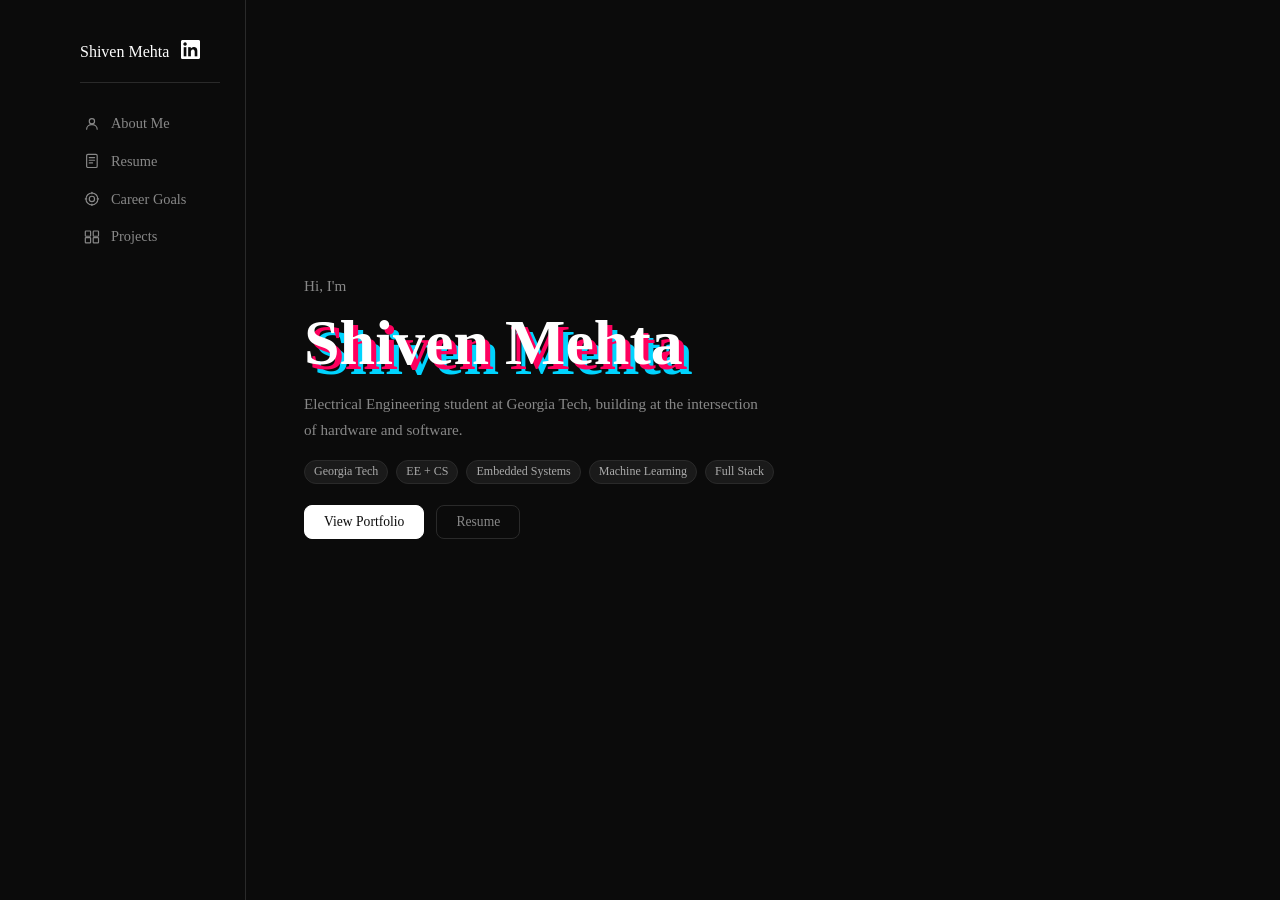
<file: index.html>
<!DOCTYPE html>
<html lang = "en">
<head>
<meta charset="UTF-8">
    <meta name="viewport" content="width=device-width, initial-scale=1.0">
    <title>Shiven's Portfolio</title>
    <link rel="stylesheet" href="css/main.css">
</head>
<body>
    <!-- Left Navigation Bar -->
    <section class = "navigation"> <!-- This is the left navigation bar, which will be fixed on the left side of the page and will contain links to different sections of the portfolio.-->
        <div class = "container">
            <!-- Name/Logo-->
            <div class = "navheader"> <!-- Navigation Section Header -->
                <a class = "name" href = "index.html">Shiven Mehta</a>
                <a href="https://www.linkedin.com/in/shiven-mehta-4a0804269/">
                    <img class = "linkedin-logo" src="images/linkedin.png" alt="Linkedin Logo">
                </a>
            </div>

            <!-- Navigation Section Dividing Line -->
            <div class="navheader-divider"></div>
        
            <!-- Navigation Bar Section Links -->
             <nav class="navlinks">
                <a class="navlink" href="about-me.html">
                    <svg xmlns="http://www.w3.org/2000/svg" viewBox="0 0 24 24" fill="none" stroke="currentColor" stroke-width="1.8" stroke-linecap="round" stroke-linejoin="round"><circle cx="12" cy="8" r="4"/><path d="M4 20c0-4 3.6-7 8-7s8 3 8 7"/></svg>
                    About Me
                </a>
                <a class="navlink" href="resume.html">
                    <svg xmlns="http://www.w3.org/2000/svg" viewBox="0 0 24 24" fill="none" stroke="currentColor" stroke-width="1.8" stroke-linecap="round" stroke-linejoin="round"><rect x="4" y="2" width="16" height="20" rx="2"/><line x1="8" y1="7" x2="16" y2="7"/><line x1="8" y1="11" x2="16" y2="11"/><line x1="8" y1="15" x2="13" y2="15"/></svg>
                    Resume
                </a>
                <a class="navlink" href="career-goals.html">
                    <svg xmlns="http://www.w3.org/2000/svg" viewBox="0 0 24 24" fill="none" stroke="currentColor" stroke-width="1.8" stroke-linecap="round" stroke-linejoin="round"><circle cx="12" cy="12" r="9"/><circle cx="12" cy="12" r="4"/><line x1="12" y1="2" x2="12" y2="4"/><line x1="12" y1="20" x2="12" y2="22"/><line x1="2" y1="12" x2="4" y2="12"/><line x1="20" y1="12" x2="22" y2="12"/></svg>
                    Career Goals
                </a>
                <a class="navlink" href="projects.html">
                    <svg xmlns="http://www.w3.org/2000/svg" viewBox="0 0 24 24" fill="none" stroke="currentColor" stroke-width="1.8" stroke-linecap="round" stroke-linejoin="round"><rect x="2" y="3" width="8" height="8" rx="1"/><rect x="14" y="3" width="8" height="8" rx="1"/><rect x="2" y="13" width="8" height="8" rx="1"/><rect x="14" y="13" width="8" height="8" rx="1"/></svg>
                    Projects
                </a>
            </nav>
            
        </div>
    </section>

     <!-- Main Content -->
    <main class="content">
        <section class="welcome">

            <div class="welcome-block">
                <p class="welcome-greeting">Hi, I'm</p>
                <h1 class="welcome-name">Shiven Mehta</h1>
                <p class="welcome-tagline">Electrical Engineering student at Georgia Tech, building at the intersection of hardware and software.</p>
                <div class="welcome-tags">
                    <span class="tag">Georgia Tech</span>
                    <span class="tag">EE + CS</span>
                    <span class="tag">Embedded Systems</span>
                    <span class="tag">Machine Learning</span>
                    <span class="tag">Full Stack</span>
                </div>
                <div class="welcome-actions">
                    <a class="welcome-btn primary" href="about-me.html">View Portfolio</a>
                    <a class="welcome-btn secondary" href="resume.html">Resume</a>
                </div>
            </div>

        </section>
    </main>

</body>
</html>
</file>
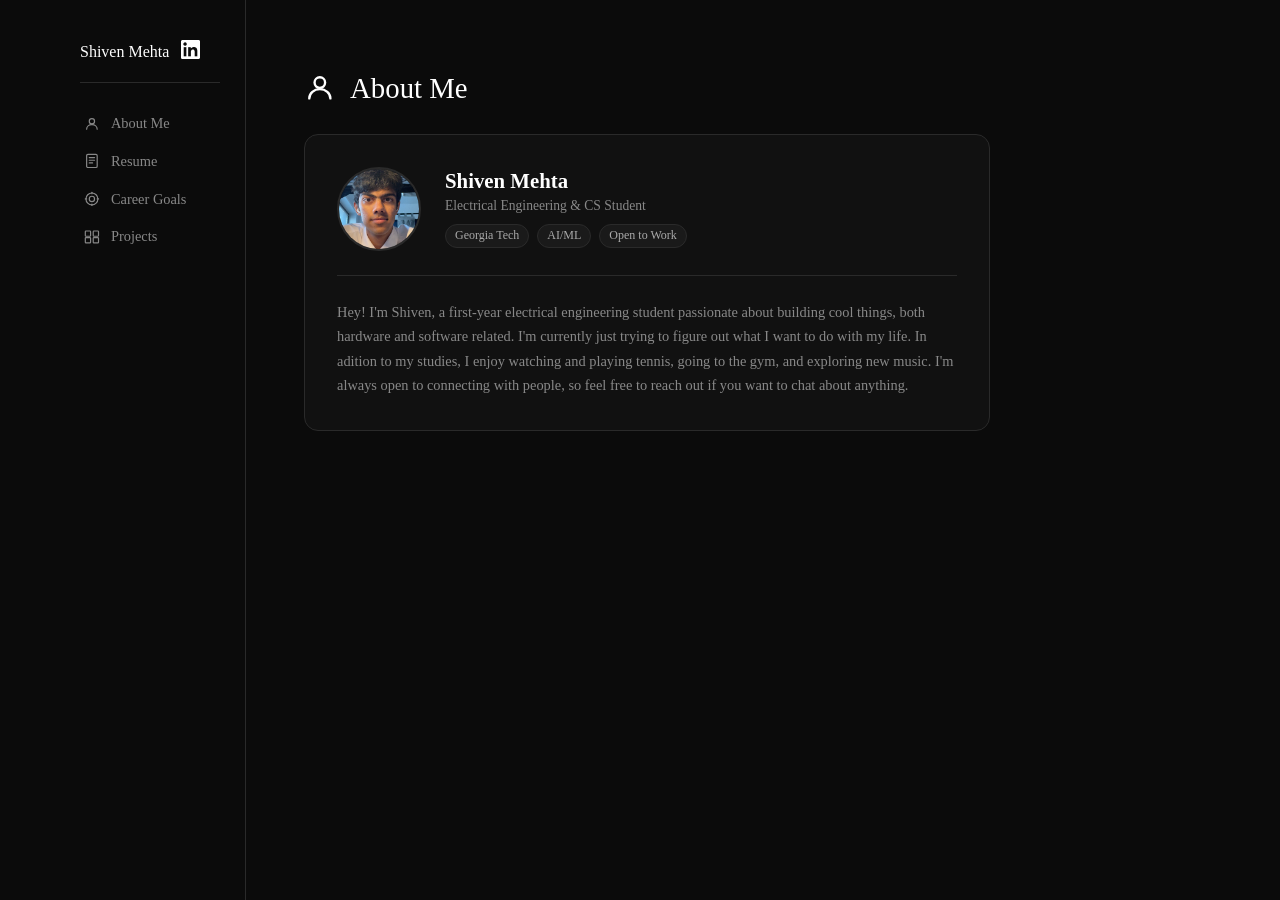
<file: about-me.html>
<!DOCTYPE html>
<html lang = "en">
<head>
<meta charset="UTF-8">
    <meta name="viewport" content="width=device-width, initial-scale=1.0">
    <title>Shiven's Portfolio</title>
    <link rel="stylesheet" href="css/main.css">
</head>
<body>
    <!-- Left Navigation Bar -->
    <section class = "navigation"> <!-- This is the left navigation bar, which will be fixed on the left side of the page and will contain links to different sections of the portfolio.-->
        <div class = "container">
            <!-- Name/Logo-->
            <div class = "navheader"> <!-- Navigation Section Header -->
                <a class = "name" href = "index.html">Shiven Mehta</a>
                <a href="https://www.linkedin.com/in/shiven-mehta-4a0804269/">
                    <img class = "linkedin-logo" src="images/linkedin.png" alt="Linkedin Logo">
                </a>
            </div>

            <!-- Navigation Section Dividing Line -->
            <div class="navheader-divider"></div>
        
            <!-- Navigation Bar Section Links -->
             <nav class="navlinks">
                <a class="navlink" href="#about">
                    <svg xmlns="http://www.w3.org/2000/svg" viewBox="0 0 24 24" fill="none" stroke="currentColor" stroke-width="1.8" stroke-linecap="round" stroke-linejoin="round"><circle cx="12" cy="8" r="4"/><path d="M4 20c0-4 3.6-7 8-7s8 3 8 7"/></svg>
                    About Me
                </a>
                <a class="navlink" href="resume.html">
                    <svg xmlns="http://www.w3.org/2000/svg" viewBox="0 0 24 24" fill="none" stroke="currentColor" stroke-width="1.8" stroke-linecap="round" stroke-linejoin="round"><rect x="4" y="2" width="16" height="20" rx="2"/><line x1="8" y1="7" x2="16" y2="7"/><line x1="8" y1="11" x2="16" y2="11"/><line x1="8" y1="15" x2="13" y2="15"/></svg>
                    Resume
                </a>
                <a class="navlink" href="career-goals.html">
                    <svg xmlns="http://www.w3.org/2000/svg" viewBox="0 0 24 24" fill="none" stroke="currentColor" stroke-width="1.8" stroke-linecap="round" stroke-linejoin="round"><circle cx="12" cy="12" r="9"/><circle cx="12" cy="12" r="4"/><line x1="12" y1="2" x2="12" y2="4"/><line x1="12" y1="20" x2="12" y2="22"/><line x1="2" y1="12" x2="4" y2="12"/><line x1="20" y1="12" x2="22" y2="12"/></svg>
                    Career Goals
                </a>
                <a class="navlink" href="projects.html">
                    <svg xmlns="http://www.w3.org/2000/svg" viewBox="0 0 24 24" fill="none" stroke="currentColor" stroke-width="1.8" stroke-linecap="round" stroke-linejoin="round"><rect x="2" y="3" width="8" height="8" rx="1"/><rect x="14" y="3" width="8" height="8" rx="1"/><rect x="2" y="13" width="8" height="8" rx="1"/><rect x="14" y="13" width="8" height="8" rx="1"/></svg>
                    Projects
                </a>
            </nav>
            
        </div>
    </section>

     <!-- Main Content -->
    <main class="content">

        <!-- About Me Section -->
        <section id="about" class="about">
            <h2 class="section-label">
                <a class="about-logo">
                    <svg xmlns="http://www.w3.org/2000/svg" viewBox="0 0 24 24" fill="none" stroke="currentColor" stroke-width="1.8" stroke-linecap="round" stroke-linejoin="round"><circle cx="12" cy="8" r="4"/><path d="M4 20c0-4 3.6-7 8-7s8 3 8 7"/></svg>
                    About Me
                </a>
            </h2>
            <div class="about-card">
                <div class="about-top">
                    <img class="profile-pic" src="images/profile.jpg" alt="Shiven Mehta">
                    <div class="about-info">
                        <h1 class="about-name">Shiven Mehta</h1>
                        <p class="about-title">Electrical Engineering & CS Student</p>
                        <div class="about-tags">
                            <span class="tag">Georgia Tech</span>
                            <span class="tag">AI/ML</span>
                            <span class="tag">Open to Work</span>
                        </div>
                    </div>
                </div>
                <div class="about-divider"></div>
                <p class="about-bio">
                    Hey! I'm Shiven, a first-year electrical engineering student passionate about building cool things, both hardware and software related. 
                    I'm currently just trying to figure out what I want to do with my life. In adition to my studies, I enjoy watching and playing tennis, 
                    going to the gym, and exploring new music. I'm always open to connecting with people, so feel free to reach out if you want to chat about anything.
                </p>
            </div>
        </section>
    </main>

</body>
</html>
</file>
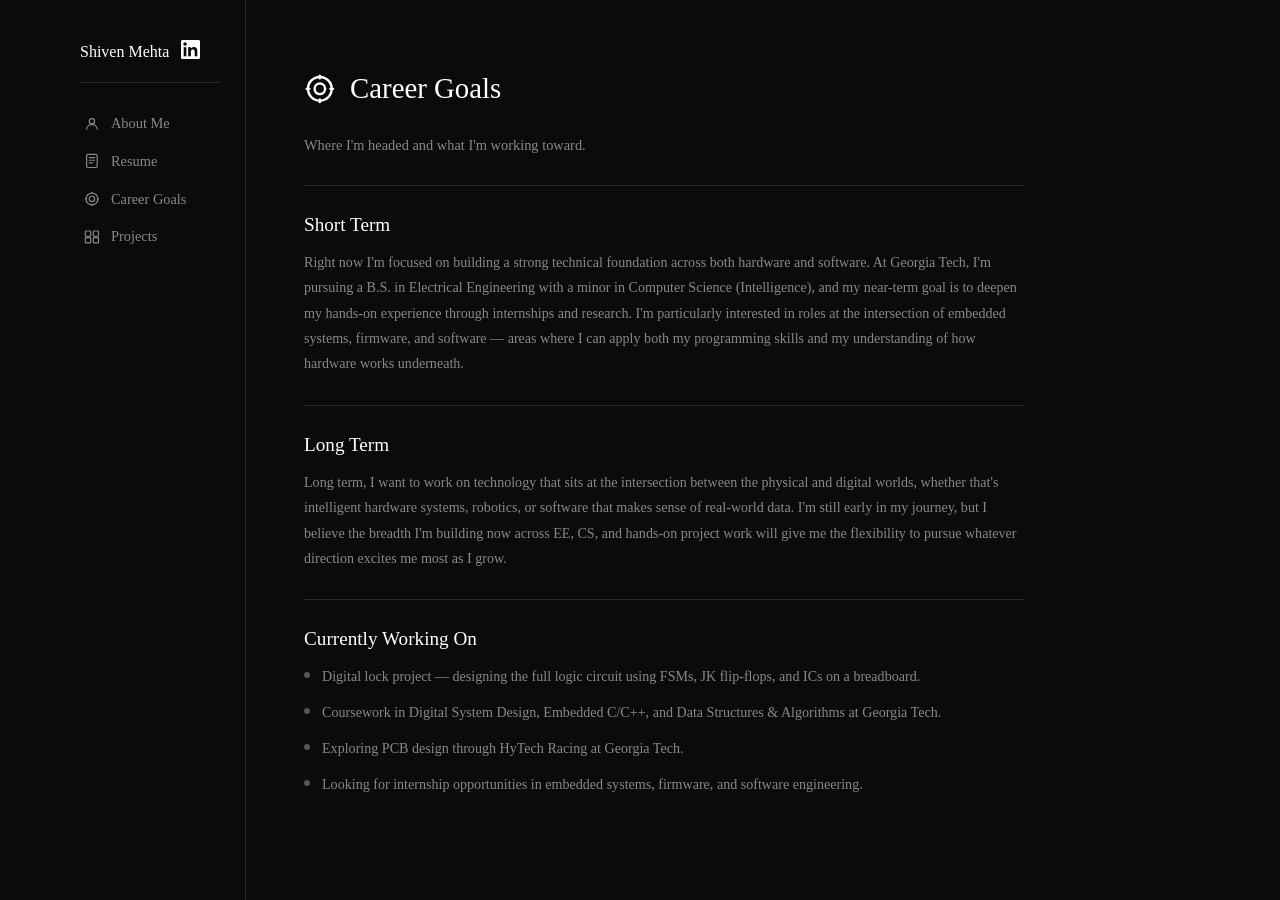
<file: career-goals.html>
<!DOCTYPE html>
<html lang = "en">
<head>
<meta charset="UTF-8">
    <meta name="viewport" content="width=device-width, initial-scale=1.0">
    <title>Shiven's Portfolio</title>
    <link rel="stylesheet" href="css/main.css">
</head>
<body>
    <!-- Left Navigation Bar -->
    <section class = "navigation"> <!-- This is the left navigation bar, which will be fixed on the left side of the page and will contain links to different sections of the portfolio.-->
        <div class = "container">
            <!-- Name/Logo-->
            <div class = "navheader"> <!-- Navigation Section Header -->
                <a class = "name" href = "index.html">Shiven Mehta</a>
                <a href="https://www.linkedin.com/in/shiven-mehta-4a0804269/">
                    <img class = "linkedin-logo" src="images/linkedin.png" alt="Linkedin Logo">
                </a>
            </div>

            <!-- Navigation Section Dividing Line -->
            <div class="navheader-divider"></div>
        
            <!-- Navigation Bar Section Links -->
             <nav class="navlinks">
                <a class="navlink" href="about-me.html">
                    <svg xmlns="http://www.w3.org/2000/svg" viewBox="0 0 24 24" fill="none" stroke="currentColor" stroke-width="1.8" stroke-linecap="round" stroke-linejoin="round"><circle cx="12" cy="8" r="4"/><path d="M4 20c0-4 3.6-7 8-7s8 3 8 7"/></svg>
                    About Me
                </a>
                <a class="navlink" href="resume.html">
                    <svg xmlns="http://www.w3.org/2000/svg" viewBox="0 0 24 24" fill="none" stroke="currentColor" stroke-width="1.8" stroke-linecap="round" stroke-linejoin="round"><rect x="4" y="2" width="16" height="20" rx="2"/><line x1="8" y1="7" x2="16" y2="7"/><line x1="8" y1="11" x2="16" y2="11"/><line x1="8" y1="15" x2="13" y2="15"/></svg>
                    Resume
                </a>
                <a class="navlink" href="career-goals.html">
                    <svg xmlns="http://www.w3.org/2000/svg" viewBox="0 0 24 24" fill="none" stroke="currentColor" stroke-width="1.8" stroke-linecap="round" stroke-linejoin="round"><circle cx="12" cy="12" r="9"/><circle cx="12" cy="12" r="4"/><line x1="12" y1="2" x2="12" y2="4"/><line x1="12" y1="20" x2="12" y2="22"/><line x1="2" y1="12" x2="4" y2="12"/><line x1="20" y1="12" x2="22" y2="12"/></svg>
                    Career Goals
                </a>
                <a class="navlink" href="projects.html">
                    <svg xmlns="http://www.w3.org/2000/svg" viewBox="0 0 24 24" fill="none" stroke="currentColor" stroke-width="1.8" stroke-linecap="round" stroke-linejoin="round"><rect x="2" y="3" width="8" height="8" rx="1"/><rect x="14" y="3" width="8" height="8" rx="1"/><rect x="2" y="13" width="8" height="8" rx="1"/><rect x="14" y="13" width="8" height="8" rx="1"/></svg>
                    Projects
                </a>
            </nav>
            
        </div>
    </section>

     <!-- Main Content -->
    <main class="content">
        <section class="goals">

            <!-- Header -->
            <div class="goals-header">
                <h2 class="section-label">
                    <a class="goals-logo">
                        <svg xmlns="http://www.w3.org/2000/svg" viewBox="0 0 24 24" fill="none" stroke="currentColor" stroke-width="1.8" stroke-linecap="round" stroke-linejoin="round"><circle cx="12" cy="12" r="9"/><circle cx="12" cy="12" r="4"/><line x1="12" y1="2" x2="12" y2="4"/><line x1="12" y1="20" x2="12" y2="22"/><line x1="2" y1="12" x2="4" y2="12"/><line x1="20" y1="12" x2="22" y2="12"/></svg>
                        Career Goals
                    </a>
                </h2>
                <p class="goals-subtitle">Where I'm headed and what I'm working toward.</p>
            </div>

            <div class="goals-divider"></div>

            <!-- Short Term -->
            <div class="goals-block">
                <h3 class="block-label">Short Term</h3>
                <p class="block-text">Right now I'm focused on building a strong technical foundation across both hardware and software. At Georgia Tech, I'm pursuing a B.S. in Electrical Engineering with a minor in Computer Science (Intelligence), and my near-term goal is to deepen my hands-on experience through internships and research. I'm particularly interested in roles at the intersection of embedded systems, firmware, and software — areas where I can apply both my programming skills and my understanding of how hardware works underneath.</p>
            </div>


            <!-- Interests (IGNORE for NOW) -->
            <!--
            <div class="goals-block">
                <h3 class="block-label">Areas of Interest</h3>
                <div class="goals-cards">
                    <div class="goals-card">
                        <span class="goals-icon">
                            <svg xmlns="http://www.w3.org/2000/svg" viewBox="0 0 24 24" fill="none" stroke="currentColor" stroke-width="1.8" stroke-linecap="round" stroke-linejoin="round"><rect x="4" y="4" width="16" height="16" rx="2"/><rect x="9" y="9" width="6" height="6"/><line x1="9" y1="2" x2="9" y2="4"/><line x1="15" y1="2" x2="15" y2="4"/><line x1="9" y1="20" x2="9" y2="22"/><line x1="15" y1="20" x2="15" y2="22"/><line x1="2" y1="9" x2="4" y2="9"/><line x1="2" y1="15" x2="4" y2="15"/><line x1="20" y1="9" x2="22" y2="9"/><line x1="20" y1="15" x2="22" y2="15"/></svg>
                        </span>
                        <span class="goals-card-title">Firmware & Embedded Systems</span>
                        <span class="goals-card-desc">From programming mecanum-wheel robots in C++ to exploring PCB design with HyTech Racing, I'm drawn to the challenge of writing software that interacts directly with hardware.</span>
                    </div>
                    <div class="goals-card">
                        <span class="goals-icon">
                            <svg xmlns="http://www.w3.org/2000/svg" viewBox="0 0 24 24" fill="none" stroke="currentColor" stroke-width="1.8" stroke-linecap="round" stroke-linejoin="round"><polyline points="16 18 22 12 16 6"/><polyline points="8 6 2 12 8 18"/></svg>
                        </span>
                        <span class="goals-card-title">Software Engineering</span>
                        <span class="goals-card-desc">I enjoy building full-stack applications and working on software problems end-to-end — from backend data pipelines to polished frontend interfaces.</span>
                    </div>
                    <div class="goals-card">
                        <span class="goals-icon">
                            <svg xmlns="http://www.w3.org/2000/svg" viewBox="0 0 24 24" fill="none" stroke="currentColor" stroke-width="1.8" stroke-linecap="round" stroke-linejoin="round"><path d="M12 2a10 10 0 1 0 10 10"/><path d="M12 6v6l4 2"/></svg>
                        </span>
                        <span class="goals-card-title">Machine Learning & AI</span>
                        <span class="goals-card-desc">My tennis shot-quality prediction model sparked a deep interest in applied ML — particularly computer vision and predictive modeling in real-world domains like sports and finance.</span>
                    </div>
                </div>
            </div> 
            -->

            <div class="goals-divider"></div>

            <!-- Long Term -->
            <div class="goals-block">
                <h3 class="block-label">Long Term</h3>
                <p class="block-text">Long term, I want to work on technology that sits at the intersection between the physical and digital worlds, whether that's intelligent hardware systems, robotics, or software that makes sense of real-world data. I'm still early in my journey, but I believe the breadth I'm building now across EE, CS, and hands-on project work will give me the flexibility to pursue whatever direction excites me most as I grow.</p>
            </div>

            <div class="goals-divider"></div>

            <!-- Currently -->
            <div class="goals-block">
                <h3 class="block-label">Currently Working On</h3>
                <div class="currently-list">
                    <div class="currently-item">
                        <span class="currently-dot"></span>
                        <span class="currently-text">Digital lock project — designing the full logic circuit using FSMs, JK flip-flops, and ICs on a breadboard.</span>
                    </div>
                    <div class="currently-item">
                        <span class="currently-dot"></span>
                        <span class="currently-text">Coursework in Digital System Design, Embedded C/C++, and Data Structures & Algorithms at Georgia Tech.</span>
                    </div>
                    <div class="currently-item">
                        <span class="currently-dot"></span>
                        <span class="currently-text">Exploring PCB design through HyTech Racing at Georgia Tech.</span>
                    </div>
                    <div class="currently-item">
                        <span class="currently-dot"></span>
                        <span class="currently-text">Looking for internship opportunities in embedded systems, firmware, and software engineering.</span>
                    </div>
                </div>
            </div>

        </section>
    </main>

</body>
</html>
</file>
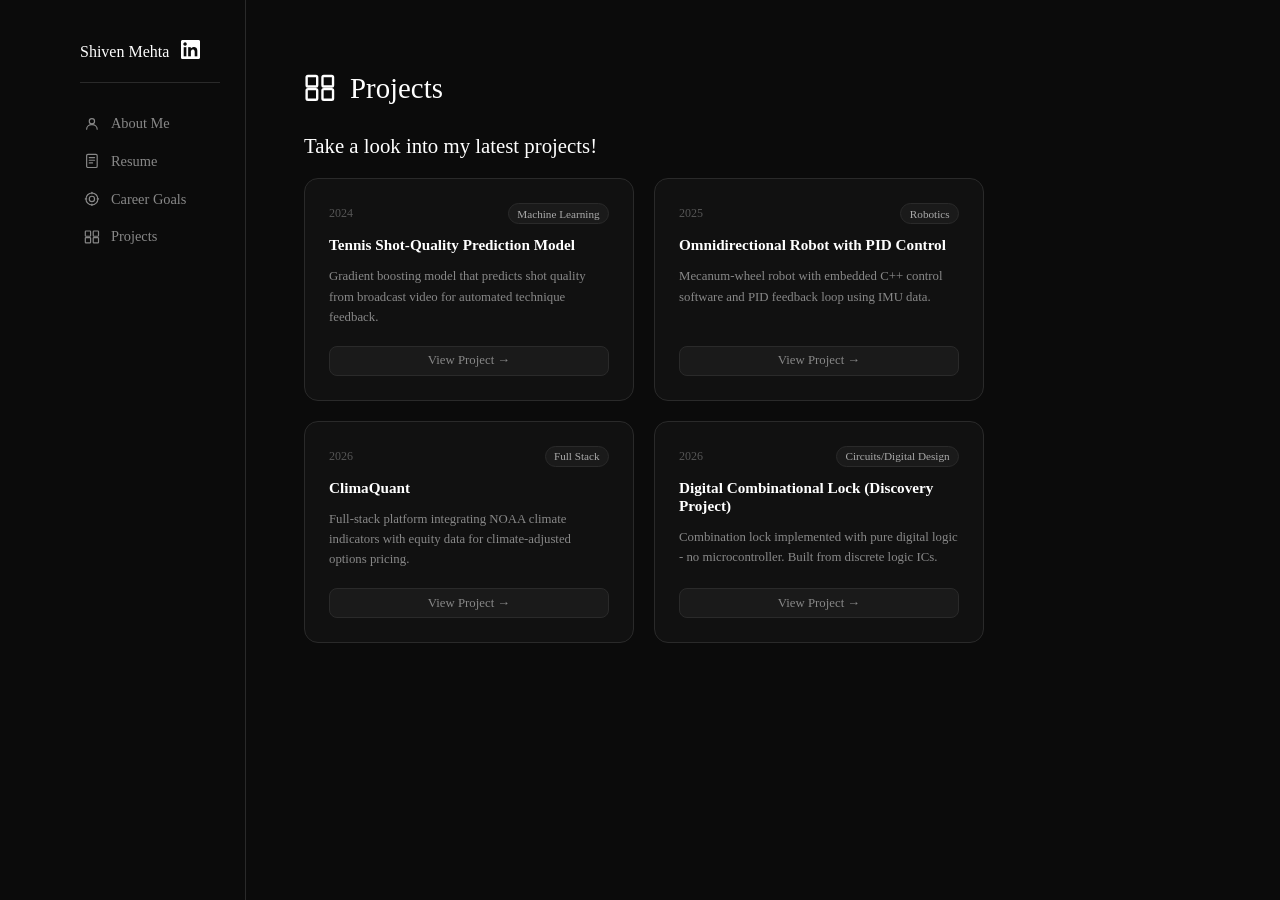
<file: projects.html>
<!DOCTYPE html>
<html lang = "en">
<head>
<meta charset="UTF-8">
    <meta name="viewport" content="width=device-width, initial-scale=1.0">
    <title>Shiven's Portfolio</title>
    <link rel="stylesheet" href="css/main.css">
</head>
<body>
    <!-- Left Navigation Bar -->
    <section class = "navigation"> <!-- This is the left navigation bar, which will be fixed on the left side of the page and will contain links to different sections of the portfolio.-->
        <div class = "container">
            <!-- Name/Logo-->
            <div class = "navheader"> <!-- Navigation Section Header -->
                <a class = "name" href = "index.html">Shiven Mehta</a>
                <a href="https://www.linkedin.com/in/shiven-mehta-4a0804269/">
                    <img class = "linkedin-logo" src="images/linkedin.png" alt="Linkedin Logo">
                </a>
            </div>

            <!-- Navigation Section Dividing Line -->
            <div class="navheader-divider"></div>
        
            <!-- Navigation Bar Section Links -->
             <nav class="navlinks">
                <a class="navlink" href="about-me.html">
                    <svg xmlns="http://www.w3.org/2000/svg" viewBox="0 0 24 24" fill="none" stroke="currentColor" stroke-width="1.8" stroke-linecap="round" stroke-linejoin="round"><circle cx="12" cy="8" r="4"/><path d="M4 20c0-4 3.6-7 8-7s8 3 8 7"/></svg>
                    About Me
                </a>
                <a class="navlink" href="resume.html">
                    <svg xmlns="http://www.w3.org/2000/svg" viewBox="0 0 24 24" fill="none" stroke="currentColor" stroke-width="1.8" stroke-linecap="round" stroke-linejoin="round"><rect x="4" y="2" width="16" height="20" rx="2"/><line x1="8" y1="7" x2="16" y2="7"/><line x1="8" y1="11" x2="16" y2="11"/><line x1="8" y1="15" x2="13" y2="15"/></svg>
                    Resume
                </a>
                <a class="navlink" href="career-goals.html">
                    <svg xmlns="http://www.w3.org/2000/svg" viewBox="0 0 24 24" fill="none" stroke="currentColor" stroke-width="1.8" stroke-linecap="round" stroke-linejoin="round"><circle cx="12" cy="12" r="9"/><circle cx="12" cy="12" r="4"/><line x1="12" y1="2" x2="12" y2="4"/><line x1="12" y1="20" x2="12" y2="22"/><line x1="2" y1="12" x2="4" y2="12"/><line x1="20" y1="12" x2="22" y2="12"/></svg>
                    Career Goals
                </a>
                <a class="navlink" href="projects.html">
                    <svg xmlns="http://www.w3.org/2000/svg" viewBox="0 0 24 24" fill="none" stroke="currentColor" stroke-width="1.8" stroke-linecap="round" stroke-linejoin="round"><rect x="2" y="3" width="8" height="8" rx="1"/><rect x="14" y="3" width="8" height="8" rx="1"/><rect x="2" y="13" width="8" height="8" rx="1"/><rect x="14" y="13" width="8" height="8" rx="1"/></svg>
                    Projects
                </a>
            </nav>
            
        </div>
    </section>

     <!-- Main Content -->
    <main class="content">
        <!-- Resume Section -->
        <section id="projects" class="projects">
            <div class = "projects-header">
                <h2 class="section-label">
                    <a class="projects-logo">
                        <svg xmlns="http://www.w3.org/2000/svg" viewBox="0 0 24 24" fill="none" stroke="currentColor" stroke-width="1.8" stroke-linecap="round" stroke-linejoin="round"><rect x="2" y="3" width="8" height="8" rx="1"/><rect x="14" y="3" width="8" height="8" rx="1"/><rect x="2" y="13" width="8" height="8" rx="1"/><rect x="14" y="13" width="8" height="8" rx="1"/></svg>
                        Projects
                    </a>
                </h2>
            </div>
            <p class="projects-description">Take a look into my latest projects!</p>
            <!-- Project Card Grid Section-->
            <div class="projects-grid">

                <div class="project-card">
                    <div class="project-top">
                        <span class="project-year">2024</span>
                        <span class="project-tag">Machine Learning</span>
                    </div>
                    <h3 class="project-title">Tennis Shot-Quality Prediction Model</h3>
                    <p class="project-desc">Gradient boosting model that predicts shot quality from broadcast video for automated technique feedback.</p>
                    <a class="project-btn" href="projects/tennis.html">View Project →</a>
                </div>

                <div class="project-card">
                    <div class="project-top">
                        <span class="project-year">2025</span>
                        <span class="project-tag">Robotics</span>
                    </div>
                    <h3 class="project-title">Omnidirectional Robot with PID Control</h3>
                    <p class="project-desc">Mecanum-wheel robot with embedded C++ control software and PID feedback loop using IMU data.</p>
                    <a class="project-btn" href="projects/robot.html">View Project →</a>
                </div>

                <div class="project-card">
                    <div class="project-top">
                        <span class="project-year">2026</span>
                        <span class="project-tag">Full Stack</span>
                    </div>
                    <h3 class="project-title">ClimaQuant</h3>
                    <p class="project-desc">Full-stack platform integrating NOAA climate indicators with equity data for climate-adjusted options pricing.</p>
                    <a class="project-btn" href="projects/climaquant.html">View Project →</a>
                </div>

                <div class="project-card">
                    <div class="project-top">
                        <span class="project-year">2026</span>
                        <span class="project-tag">Circuits/Digital Design</span>
                    </div>
                    <h3 class="project-title">Digital Combinational Lock (Discovery Project)</h3>
                    <p class="project-desc">Combination lock implemented with pure digital logic - no microcontroller. Built from discrete logic ICs.</p>
                    <a class="project-btn" href="projects/digital_lock.html">View Project →</a>
                </div>


            </div>
        </section>
    </main>

</body>
</html>
</file>
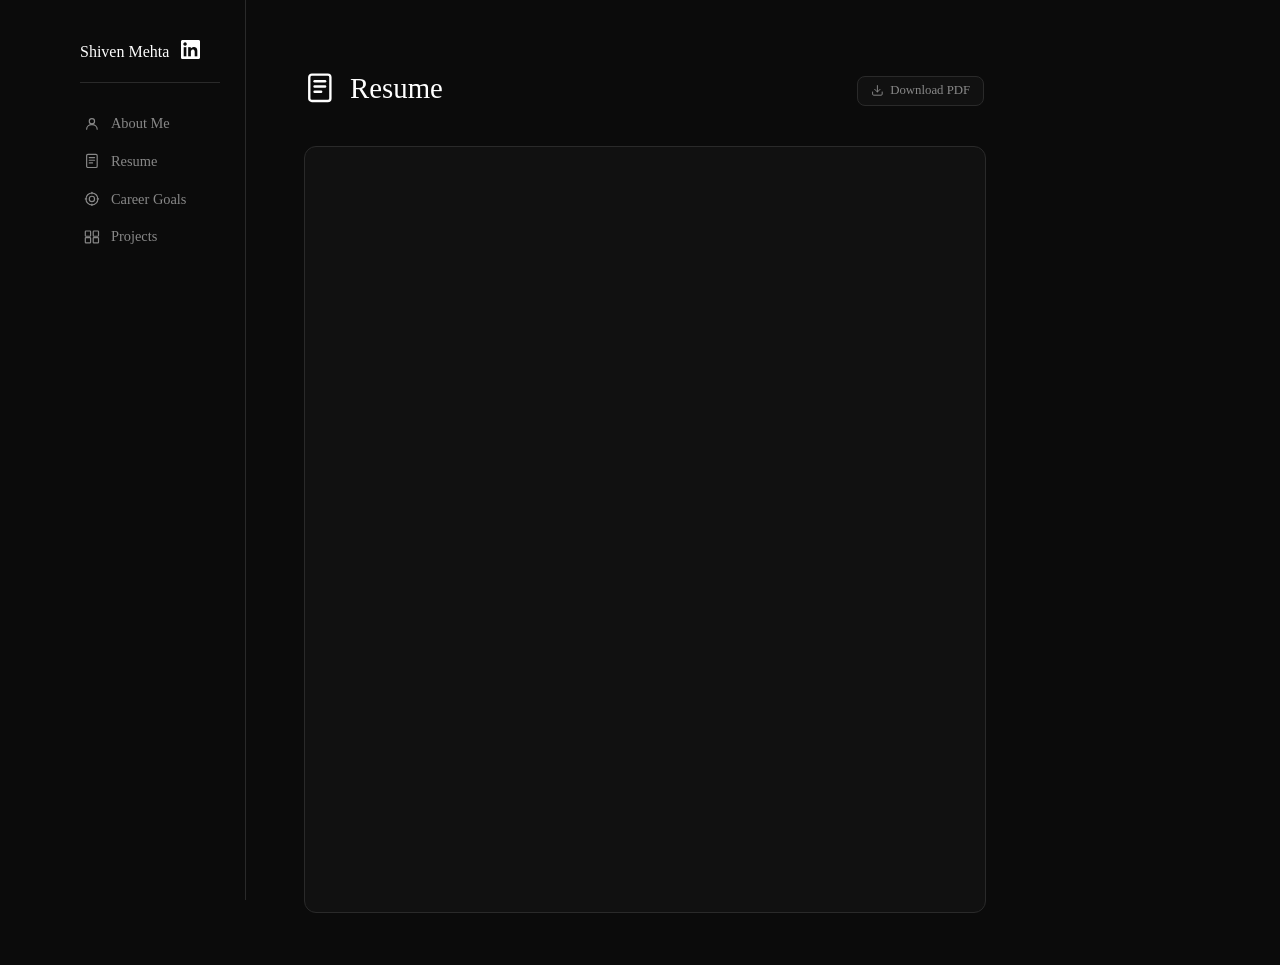
<file: resume.html>
<!DOCTYPE html>
<html lang = "en">
<head>
<meta charset="UTF-8">
    <meta name="viewport" content="width=device-width, initial-scale=1.0">
    <title>Shiven's Portfolio</title>
    <link rel="stylesheet" href="css/main.css">
</head>
<body>
    <!-- Left Navigation Bar -->
    <section class = "navigation"> <!-- This is the left navigation bar, which will be fixed on the left side of the page and will contain links to different sections of the portfolio.-->
        <div class = "container">
            <!-- Name/Logo-->
            <div class = "navheader"> <!-- Navigation Section Header -->
                <a class = "name" href = "index.html">Shiven Mehta</a>
                <a href="https://www.linkedin.com/in/shiven-mehta-4a0804269/">
                    <img class = "linkedin-logo" src="images/linkedin.png" alt="Linkedin Logo">
                </a>
            </div>

            <!-- Navigation Section Dividing Line -->
            <div class="navheader-divider"></div>
        
            <!-- Navigation Bar Section Links -->
             <nav class="navlinks">
                <a class="navlink" href="about-me.html">
                    <svg xmlns="http://www.w3.org/2000/svg" viewBox="0 0 24 24" fill="none" stroke="currentColor" stroke-width="1.8" stroke-linecap="round" stroke-linejoin="round"><circle cx="12" cy="8" r="4"/><path d="M4 20c0-4 3.6-7 8-7s8 3 8 7"/></svg>
                    About Me
                </a>
                <a class="navlink" href="resume.html">
                    <svg xmlns="http://www.w3.org/2000/svg" viewBox="0 0 24 24" fill="none" stroke="currentColor" stroke-width="1.8" stroke-linecap="round" stroke-linejoin="round"><rect x="4" y="2" width="16" height="20" rx="2"/><line x1="8" y1="7" x2="16" y2="7"/><line x1="8" y1="11" x2="16" y2="11"/><line x1="8" y1="15" x2="13" y2="15"/></svg>
                    Resume
                </a>
                <a class="navlink" href="career-goals.html">
                    <svg xmlns="http://www.w3.org/2000/svg" viewBox="0 0 24 24" fill="none" stroke="currentColor" stroke-width="1.8" stroke-linecap="round" stroke-linejoin="round"><circle cx="12" cy="12" r="9"/><circle cx="12" cy="12" r="4"/><line x1="12" y1="2" x2="12" y2="4"/><line x1="12" y1="20" x2="12" y2="22"/><line x1="2" y1="12" x2="4" y2="12"/><line x1="20" y1="12" x2="22" y2="12"/></svg>
                    Career Goals
                </a>
                <a class="navlink" href="projects.html">
                    <svg xmlns="http://www.w3.org/2000/svg" viewBox="0 0 24 24" fill="none" stroke="currentColor" stroke-width="1.8" stroke-linecap="round" stroke-linejoin="round"><rect x="2" y="3" width="8" height="8" rx="1"/><rect x="14" y="3" width="8" height="8" rx="1"/><rect x="2" y="13" width="8" height="8" rx="1"/><rect x="14" y="13" width="8" height="8" rx="1"/></svg>
                    Projects
                </a>
            </nav>
            
        </div>
    </section>

     <!-- Main Content -->
    <main class="content">
        <!-- Resume Section -->
        <section id="resume" class="resume">
            <div class = "resume-header">
                <h2 class="section-label">
                    <a class="resume-logo">
                        <svg xmlns="http://www.w3.org/2000/svg" viewBox="0 0 24 24" fill="none" stroke="currentColor" stroke-width="1.8" stroke-linecap="round" stroke-linejoin="round"><rect x="4" y="2" width="16" height="20" rx="2"/><line x1="8" y1="7" x2="16" y2="7"/><line x1="8" y1="11" x2="16" y2="11"/><line x1="8" y1="15" x2="13" y2="15"/></svg>
                        Resume
                    </a>
                </h2>
                <a class="pdf-download" href="images/Shiven_Mehta_Resume.pdf" download>
                            <svg xmlns="http://www.w3.org/2000/svg" viewBox="0 0 24 24" fill="none" stroke="currentColor" stroke-width="1.8" stroke-linecap="round" stroke-linejoin="round"><path d="M21 15v4a2 2 0 0 1-2 2H5a2 2 0 0 1-2-2v-4"/><polyline points="7 10 12 15 17 10"/><line x1="12" y1="15" x2="12" y2="3"/></svg>
                            Download PDF
                </a>
            </div>
            <div class="pdf-wrapper">
                <iframe class="pdf-embed" src="images/Shiven_Mehta_Resume.pdf" type="application/pdf"></iframe>
            </div>
            
        </section>
    </main>

</body>
</html>
</file>
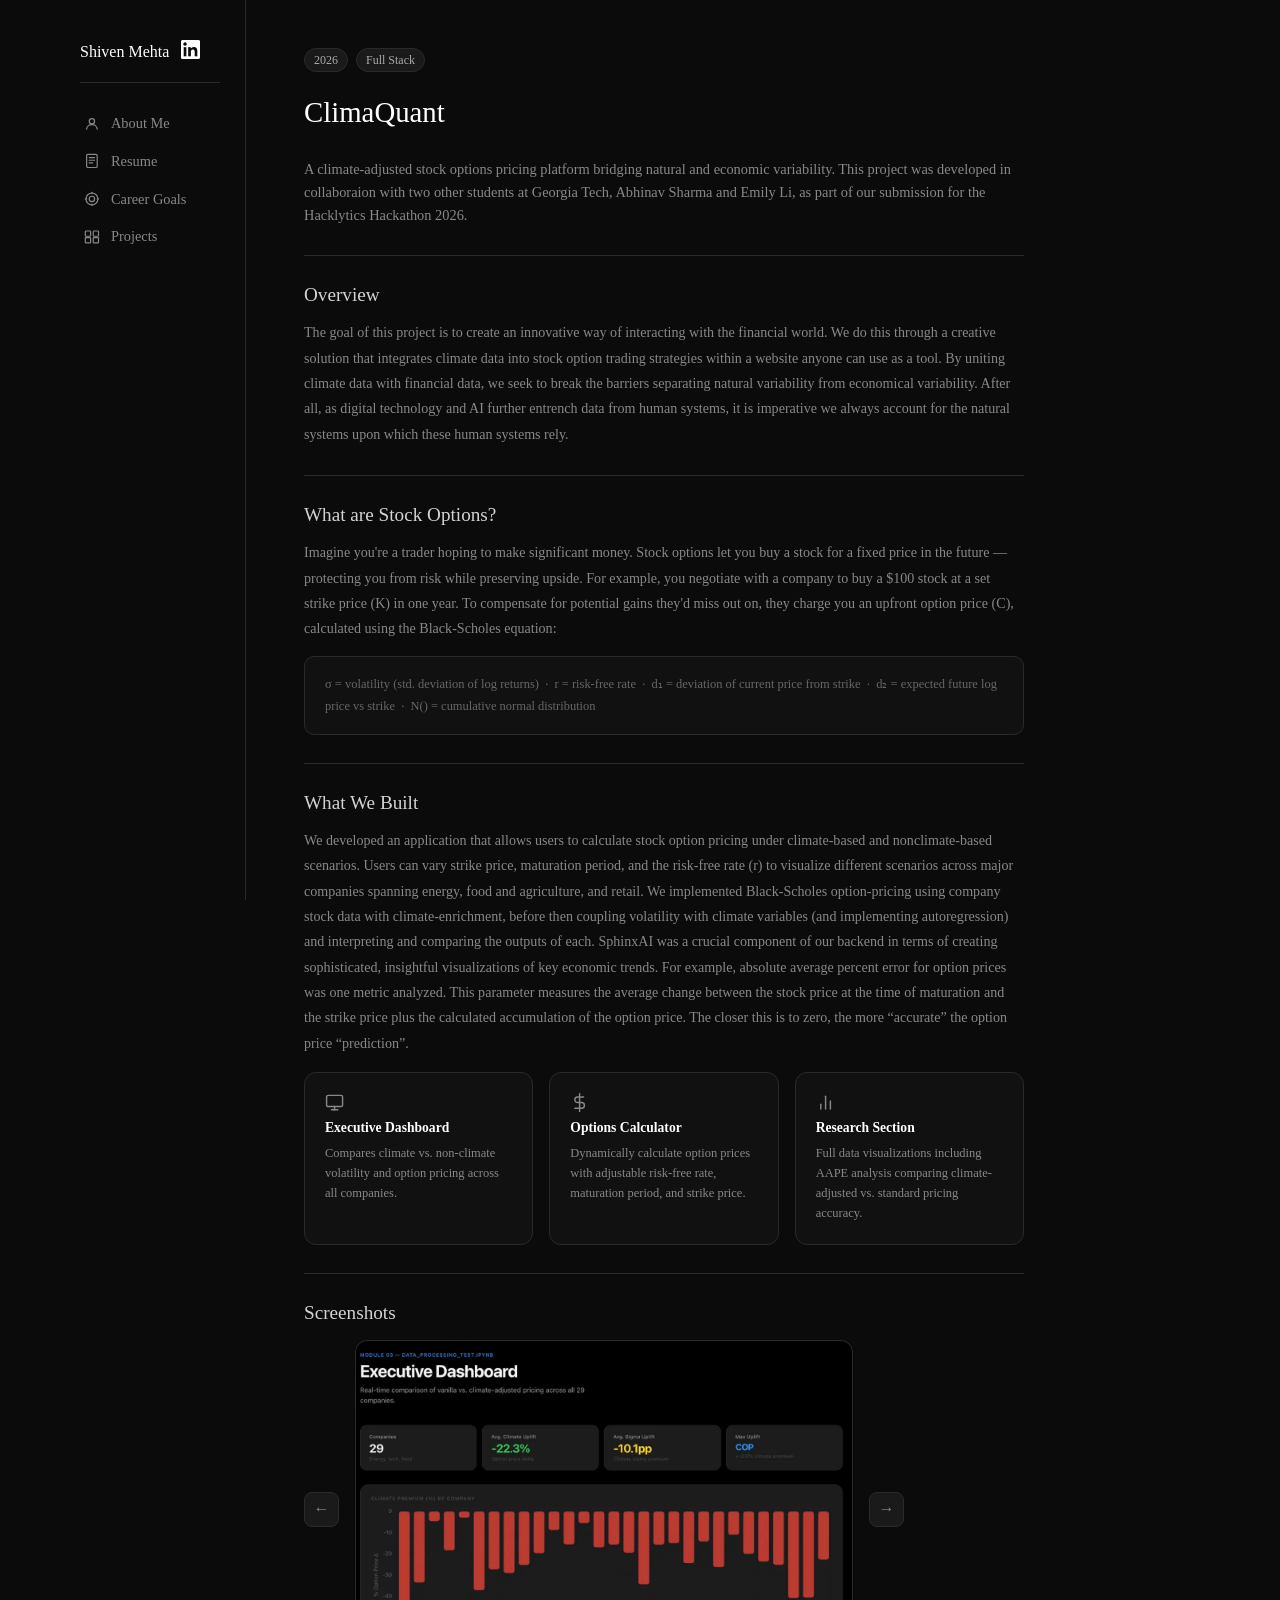
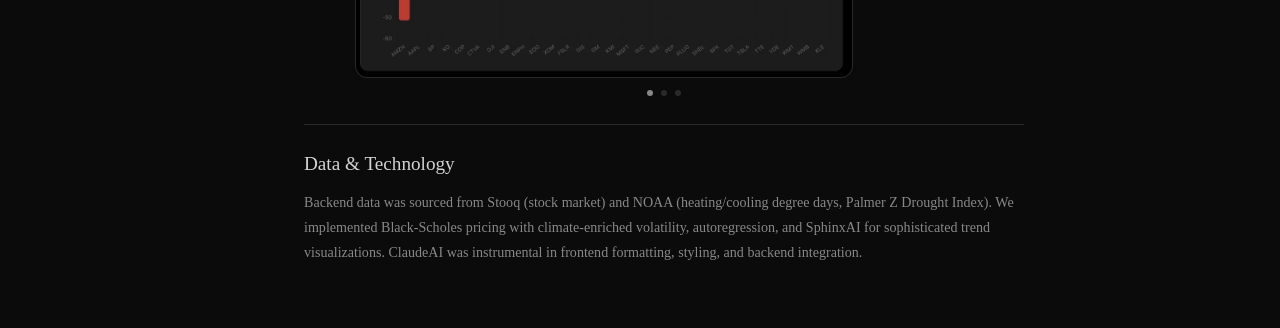
<file: projects/climaquant.html>
<!DOCTYPE html>
<html lang = "en">
<head>
<meta charset="UTF-8">
    <meta name="viewport" content="width=device-width, initial-scale=1.0">
    <title>Shiven's Portfolio</title>
    <link rel="stylesheet" href="../css/main.css">
</head>
<body>
    <!-- Left Navigation Bar -->
    <section class = "navigation"> <!-- This is the left navigation bar, which will be fixed on the left side of the page and will contain links to different sections of the portfolio.-->
        <div class = "container">
            <!-- Name/Logo-->
            <div class = "navheader"> <!-- Navigation Section Header -->
                <a class = "name" href = "../index.html">Shiven Mehta</a>
                <a href="https://www.linkedin.com/in/shiven-mehta-4a0804269/">
                    <img class = "linkedin-logo" src="../images/linkedin.png" alt="Linkedin Logo">
                </a>
            </div>

            <!-- Navigation Section Dividing Line -->
            <div class="navheader-divider"></div>
        
            <!-- Navigation Bar Section Links -->
             <nav class="navlinks">
                <a class="navlink" href="../about-me.html">
                    <svg xmlns="http://www.w3.org/2000/svg" viewBox="0 0 24 24" fill="none" stroke="currentColor" stroke-width="1.8" stroke-linecap="round" stroke-linejoin="round"><circle cx="12" cy="8" r="4"/><path d="M4 20c0-4 3.6-7 8-7s8 3 8 7"/></svg>
                    About Me
                </a>
                <a class="navlink" href="../resume.html">
                    <svg xmlns="http://www.w3.org/2000/svg" viewBox="0 0 24 24" fill="none" stroke="currentColor" stroke-width="1.8" stroke-linecap="round" stroke-linejoin="round"><rect x="4" y="2" width="16" height="20" rx="2"/><line x1="8" y1="7" x2="16" y2="7"/><line x1="8" y1="11" x2="16" y2="11"/><line x1="8" y1="15" x2="13" y2="15"/></svg>
                    Resume
                </a>
                <a class="navlink" href="../career-goals.html">
                    <svg xmlns="http://www.w3.org/2000/svg" viewBox="0 0 24 24" fill="none" stroke="currentColor" stroke-width="1.8" stroke-linecap="round" stroke-linejoin="round"><circle cx="12" cy="12" r="9"/><circle cx="12" cy="12" r="4"/><line x1="12" y1="2" x2="12" y2="4"/><line x1="12" y1="20" x2="12" y2="22"/><line x1="2" y1="12" x2="4" y2="12"/><line x1="20" y1="12" x2="22" y2="12"/></svg>
                    Career Goals
                </a>
                <a class="navlink" href="../projects.html">
                    <svg xmlns="http://www.w3.org/2000/svg" viewBox="0 0 24 24" fill="none" stroke="currentColor" stroke-width="1.8" stroke-linecap="round" stroke-linejoin="round"><rect x="2" y="3" width="8" height="8" rx="1"/><rect x="14" y="3" width="8" height="8" rx="1"/><rect x="2" y="13" width="8" height="8" rx="1"/><rect x="14" y="13" width="8" height="8" rx="1"/></svg>
                    Projects
                </a>
            </nav>
            
        </div>
    </section>

     <!-- Main Content -->
    <main class="content">
        <section class="climaquant">

            <!-- Header -->
            <div class="climaquant-header">
                <div class="project-meta">
                    <span class="project-year-badge">2026</span>
                    <span class="project-tag-badge">Full Stack</span>
                </div>
                <h2 class="section-label">ClimaQuant</h2>
                <p class="project-subtitle">A climate-adjusted stock options pricing platform bridging natural and economic variability.
                    This project was developed in collaboraion with two other students at Georgia Tech, Abhinav Sharma and Emily Li, as part of our submission for the
                    Hacklytics Hackathon 2026.
                </p>
            </div>

            <div class="climaquant-divider"></div>

            <!-- Overview -->
            <div class="climaquant-block">
                <h3 class="block-label">Overview</h3>
                <p class="block-text">The goal of this project is to create an innovative way of interacting with the financial world. We do this through a creative solution that integrates climate data into stock option trading strategies within a website anyone can use as a tool. By uniting climate data with financial data, we seek to break the barriers separating natural variability from economical variability. After all, as digital technology and AI further entrench data from human systems, it is imperative we always account for the natural systems upon which these human systems rely.</p>
            </div>

            <div class="climaquant-divider"></div>

            <!-- What are Stock Options -->
            <div class="climaquant-block">
                <h3 class="block-label">What are Stock Options?</h3>
                <p class="block-text">Imagine you're a trader hoping to make significant money. Stock options let you buy a stock for a fixed price in the future — protecting you from risk while preserving upside. For example, you negotiate with a company to buy a $100 stock at a set strike price (K) in one year. To compensate for potential gains they'd miss out on, they charge you an upfront option price (C), calculated using the Black-Scholes equation:</p>
                <div class="formula-card">
                    <p class="formula-vars">σ = volatility (std. deviation of log returns) &nbsp;·&nbsp; r = risk-free rate &nbsp;·&nbsp; d₁ = deviation of current price from strike &nbsp;·&nbsp; d₂ = expected future log price vs strike &nbsp;·&nbsp; N() = cumulative normal distribution</p>
                </div>
            </div>

            <div class="climaquant-divider"></div>

            <!-- What We Built -->
            <div class="climaquant-block">
                <h3 class="block-label">What We Built</h3>
                <p class="block-text">We developed an application that allows users to calculate stock option pricing under climate-based and nonclimate-based scenarios. Users can vary strike price, maturation period, and the risk-free rate (r) to visualize different scenarios across major companies spanning energy, food and agriculture, and retail. We implemented Black-Scholes option-pricing using company stock data with climate-enrichment, before then coupling volatility with climate variables (and implementing autoregression) and interpreting and comparing the outputs of each. SphinxAI was a crucial component of our backend in terms of creating sophisticated, insightful visualizations of key economic trends. For example, absolute average percent error for option prices was one metric analyzed. This parameter measures the average change between the stock price at the time of maturation and the strike price plus the calculated accumulation of the option price. The closer this is to zero, the more “accurate” the option price “prediction”.</p>
                <div class="feature-cards">
                    <div class="feature-card">
                        <span class="feature-icon">
                            <svg xmlns="http://www.w3.org/2000/svg" viewBox="0 0 24 24" fill="none" stroke="currentColor" stroke-width="1.8" stroke-linecap="round" stroke-linejoin="round"><rect x="2" y="3" width="20" height="14" rx="2"/><line x1="8" y1="21" x2="16" y2="21"/><line x1="12" y1="17" x2="12" y2="21"/></svg>
                        </span>
                        <span class="feature-title">Executive Dashboard</span>
                        <span class="feature-desc">Compares climate vs. non-climate volatility and option pricing across all companies.</span>
                        
                    </div>
                    <div class="feature-card">
                        <span class="feature-icon">
                            <svg xmlns="http://www.w3.org/2000/svg" viewBox="0 0 24 24" fill="none" stroke="currentColor" stroke-width="1.8" stroke-linecap="round" stroke-linejoin="round"><line x1="12" y1="1" x2="12" y2="23"/><path d="M17 5H9.5a3.5 3.5 0 0 0 0 7h5a3.5 3.5 0 0 1 0 7H6"/></svg>
                        </span>
                        <span class="feature-title">Options Calculator</span>
                        <span class="feature-desc">Dynamically calculate option prices with adjustable risk-free rate, maturation period, and strike price.</span>
                    
                    </div>
                    <div class="feature-card">
                        <span class="feature-icon">
                            <svg xmlns="http://www.w3.org/2000/svg" viewBox="0 0 24 24" fill="none" stroke="currentColor" stroke-width="1.8" stroke-linecap="round" stroke-linejoin="round"><line x1="18" y1="20" x2="18" y2="10"/><line x1="12" y1="20" x2="12" y2="4"/><line x1="6" y1="20" x2="6" y2="14"/></svg>
                        </span>
                        <span class="feature-title">Research Section</span>
                        <span class="feature-desc">Full data visualizations including AAPE analysis comparing climate-adjusted vs. standard pricing accuracy.</span>
                        
                    </div>
                </div>
            </div>

            <div class="climaquant-divider"></div>

            <!-- Photo Slider -->
            <div class="climaquant-block">
                <h3 class="block-label">Screenshots</h3>
                <div class="photo-slider">
                    <button class="slider-btn prev" onclick="moveSlide(-1)">&#8592;</button>
                    <div class="slider-track">
                        <img class="slide active" src="../images/dashboard.png" alt="Executive Dashboard">
                        <img class="slide" src="../images/calculator.png" alt="Options Calculator">
                        <img class="slide" src="../images/research.png" alt="Research Section">
                    </div>
                    <button class="slider-btn next" onclick="moveSlide(1)">&#8594;</button>
                </div>
                <div class="slider-dots">
                    <span class="dot active" onclick="goToSlide(0)"></span>
                    <span class="dot" onclick="goToSlide(1)"></span>
                    <span class="dot" onclick="goToSlide(2)"></span>
                </div>
            </div>

            <div class="climaquant-divider"></div>

            <!-- Tech Stack -->
            <div class="climaquant-block">
                <h3 class="block-label">Data & Technology</h3>
                <p class="block-text">Backend data was sourced from Stooq (stock market) and NOAA (heating/cooling degree days, Palmer Z Drought Index). We implemented Black-Scholes pricing with climate-enriched volatility, autoregression, and SphinxAI for sophisticated trend visualizations. ClaudeAI was instrumental in frontend formatting, styling, and backend integration.</p>
            </div>

        </section>
    </main>

<script>
    let current = 0;
    const slides = document.querySelectorAll('.slide');
    const dots = document.querySelectorAll('.dot');

    function goToSlide(n) {
        slides[current].classList.remove('active');
        dots[current].classList.remove('active');
        current = n;
        slides[current].classList.add('active');
        dots[current].classList.add('active');
    }

    function moveSlide(dir) {
        let next = (current + dir + slides.length) % slides.length;
        goToSlide(next);
    }
</script>

</body>
</html>
</file>
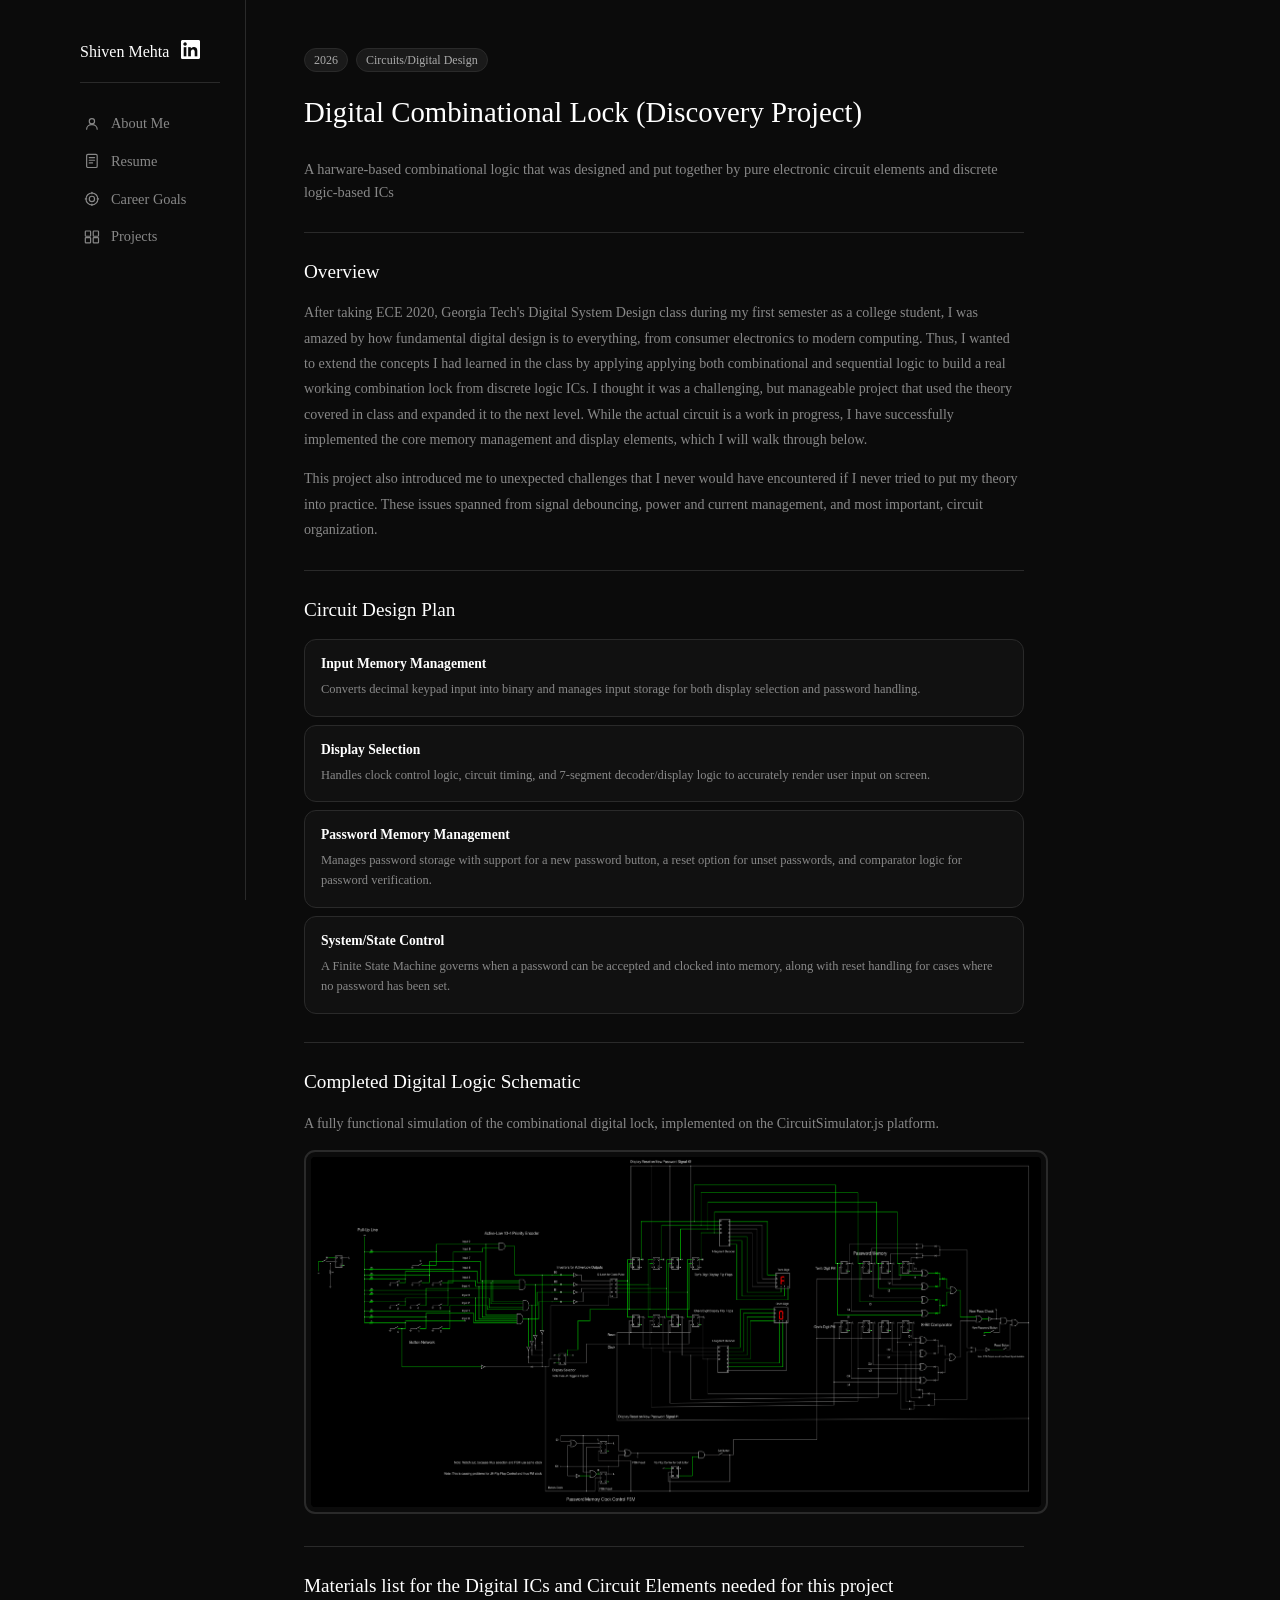
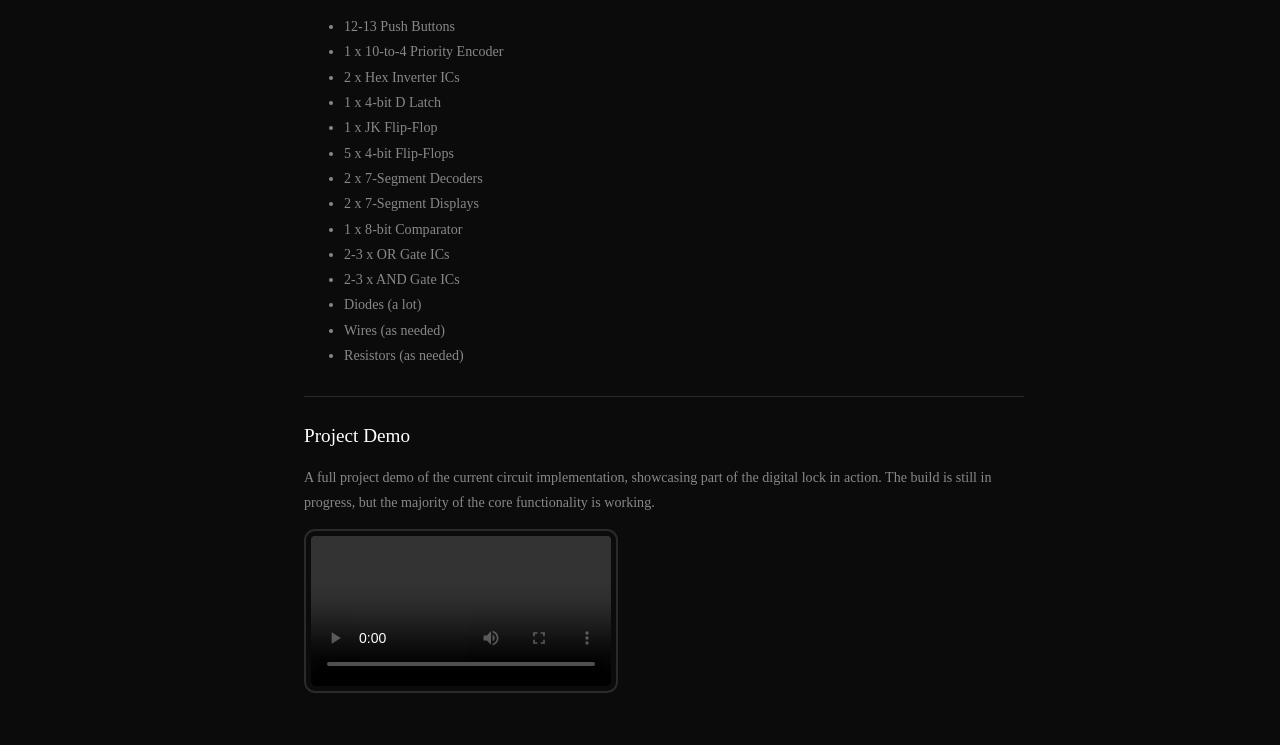
<file: projects/digital_lock.html>
<!DOCTYPE html>
<html lang = "en">
<head>
<meta charset="UTF-8">
    <meta name="viewport" content="width=device-width, initial-scale=1.0">
    <title>Shiven's Portfolio</title>
    <link rel="stylesheet" href="../css/main.css">
</head>
<body>
    <!-- Left Navigation Bar -->
    <section class = "navigation"> <!-- This is the left navigation bar, which will be fixed on the left side of the page and will contain links to different sections of the portfolio.-->
        <div class = "container">
            <!-- Name/Logo-->
            <div class = "navheader"> <!-- Navigation Section Header -->
                <a class = "name" href = "../index.html">Shiven Mehta</a>
                <a href="https://www.linkedin.com/in/shiven-mehta-4a0804269/">
                    <img class = "linkedin-logo" src="../images/linkedin.png" alt="Linkedin Logo">
                </a>
            </div>

            <!-- Navigation Section Dividing Line -->
            <div class="navheader-divider"></div>
        
            <!-- Navigation Bar Section Links -->
             <nav class="navlinks">
                <a class="navlink" href="../about-me.html">
                    <svg xmlns="http://www.w3.org/2000/svg" viewBox="0 0 24 24" fill="none" stroke="currentColor" stroke-width="1.8" stroke-linecap="round" stroke-linejoin="round"><circle cx="12" cy="8" r="4"/><path d="M4 20c0-4 3.6-7 8-7s8 3 8 7"/></svg>
                    About Me
                </a>
                <a class="navlink" href="../resume.html">
                    <svg xmlns="http://www.w3.org/2000/svg" viewBox="0 0 24 24" fill="none" stroke="currentColor" stroke-width="1.8" stroke-linecap="round" stroke-linejoin="round"><rect x="4" y="2" width="16" height="20" rx="2"/><line x1="8" y1="7" x2="16" y2="7"/><line x1="8" y1="11" x2="16" y2="11"/><line x1="8" y1="15" x2="13" y2="15"/></svg>
                    Resume
                </a>
                <a class="navlink" href="../career-goals.html">
                    <svg xmlns="http://www.w3.org/2000/svg" viewBox="0 0 24 24" fill="none" stroke="currentColor" stroke-width="1.8" stroke-linecap="round" stroke-linejoin="round"><circle cx="12" cy="12" r="9"/><circle cx="12" cy="12" r="4"/><line x1="12" y1="2" x2="12" y2="4"/><line x1="12" y1="20" x2="12" y2="22"/><line x1="2" y1="12" x2="4" y2="12"/><line x1="20" y1="12" x2="22" y2="12"/></svg>
                    Career Goals
                </a>
                <a class="navlink" href="../projects.html">
                    <svg xmlns="http://www.w3.org/2000/svg" viewBox="0 0 24 24" fill="none" stroke="currentColor" stroke-width="1.8" stroke-linecap="round" stroke-linejoin="round"><rect x="2" y="3" width="8" height="8" rx="1"/><rect x="14" y="3" width="8" height="8" rx="1"/><rect x="2" y="13" width="8" height="8" rx="1"/><rect x="14" y="13" width="8" height="8" rx="1"/></svg>
                    Projects
                </a>
            </nav>
            
        </div>
    </section>

     <!-- Main Content -->
    <main class="content">
        <section class="lock">

            <!-- Header -->
            <div class="lock-header">
                <div class="project-meta">
                    <span class="project-year-badge">2026</span>
                    <span class="project-tag-badge">Circuits/Digital Design</span>
                </div>
                <h2 class="section-label">Digital Combinational Lock (Discovery Project)</h2>
                <p class="project-subtitle">A harware-based combinational logic that was designed and put together by pure electronic circuit elements and discrete logic-based ICs</p>
            </div>

            <div class="lock-divider"></div>

            
            <!-- Overview -->
            <div class="lock-block">
                <h3 class="block-label">Overview</h3>
                <p class="block-text">After taking ECE 2020, Georgia Tech's Digital System Design class during my first semester as a college student, I was amazed by how fundamental digital design is to everything, from consumer electronics to modern computing. 
                    Thus, I wanted to extend the concepts I had learned in the class by applying applying both combinational and sequential logic to build a real working combination lock from discrete logic ICs. 
                    I thought it was a challenging, but manageable project that used the theory covered in class and expanded it to the next level. While the actual circuit is a work in progress, I have successfully implemented the core memory management and display elements, which I will walk through below.
                    </p>
                <p class="block-text">This project also introduced me to unexpected challenges that I never would have encountered if I never tried to put my theory into practice. These issues spanned from signal debouncing, power and current management, and most important, circuit organization.</p>
            </div>

            <div class="lock-divider"></div>

            <!-- Hardware Design Stages -->
            <div class="lock-block">
                <h3 class="block-label">Circuit Design Plan</h3>
                <div class="feature-cards">
                    <div class="feature-card">
                        <span class="feature-title">Input Memory Management</span>
                        <span class="feature-desc">Converts decimal keypad input into binary and manages input storage for both display selection and password handling.</span>
                    </div>
                    <div class="feature-card">  
                        <span class="feature-title">Display Selection</span>
                        <span class="feature-desc">Handles clock control logic, circuit timing, and 7-segment decoder/display logic to accurately render user input on screen.</span>
                    </div>
                    <div class="feature-card">
                        <span class="feature-title">Password Memory Management</span>
                        <span class="feature-desc">Manages password storage with support for a new password button, a reset option for unset passwords, and comparator logic for password verification.</span>
                    </div>
                    <div class="feature-card">
                        <span class = "feature-title">System/State Control</span>
                        <span class = "feature-desc">A Finite State Machine governs when a password can be accepted and clocked into memory, along with reset handling for cases where no password has been set.</span>
                    </div>
                </div>
            </div>

            <div class="lock-divider"></div>

            <!-- Overall Schematic -->
            <div class = "lock-block"> 
                <h3 class = "block-label">Completed Digital Logic Schematic</h3>
                <p class = "block-text">A fully functional simulation of the combinational digital lock, implemented on the CircuitSimulator.js platform.</p>
                <img class="lock-schematic" src="../images/digital_lock.png" alt="Robot V1 Photo 1">
            </div>

            <div class="lock-divider"></div>

            <!-- ICs/Digital Logic Elements Used -->
            <div class = "lock-block">
                <h3 class = "block-label">Materials list for the Digital ICs and Circuit Elements needed for this project</h3>
                <ul class = materials-text>
                    <li>12-13 Push Buttons</li>
                    <li>1 x 10-to-4 Priority Encoder</li>
                    <li>2 x Hex Inverter ICs</li>
                    <li>1 x 4-bit D Latch</li>
                    <li>1 x JK Flip-Flop</li>
                    <li>5 x 4-bit Flip-Flops</li>
                    <li>2 x 7-Segment Decoders</li>
                    <li>2 x 7-Segment Displays</li>
                    <li>1 x 8-bit Comparator</li>
                    <li>2-3 x OR Gate ICs</li>
                    <li>2-3 x AND Gate ICs</li>
                    <li>Diodes (a lot)</li>
                    <li>Wires (as needed)</li>
                    <li>Resistors (as needed)</li>
                </ul>
            </div>

            <div class="lock-divider"></div>

            <div class = "lock-block">
                <h3 class = "block-label">Project Demo</h3>
                <p class = "block-text">A full project demo of the current circuit implementation, showcasing part of the digital lock in action. The build is still in progress, but the majority of the core functionality is working.</p>
                <video class="lock-demo" controls>
                    <source src="../images/lock-demo.mp4" type="video/mp4">
                </video>

            </div>

        
        </section>
    </main>

<!-- Java Script for Robot Photo Sliders-->
<script>
    const sliders = {
        v1: { current: 0 },
        v2: { current: 0 },
        v3: { current: 0 }
    };

    function getSliderElements(key) {
        const allSliders = document.querySelectorAll('.photo-slider');
        const allDotGroups = document.querySelectorAll('.slider-dots');
        const index = key === 'v1' ? 0 : key === 'v2' ? 1 : 2;
        return {
            slides: allSliders[index].querySelectorAll('.slide'),
            dots: allDotGroups[index].querySelectorAll('.dot')
        };
    }

    function goToSlide(key, n) {
        const { slides, dots } = getSliderElements(key);
        slides[sliders[key].current].classList.remove('active');
        dots[sliders[key].current].classList.remove('active');
        sliders[key].current = n;
        slides[sliders[key].current].classList.add('active');
        dots[sliders[key].current].classList.add('active');
    }

    function moveSlide(key, dir) {
        const { slides } = getSliderElements(key);
        const next = (sliders[key].current + dir + slides.length) % slides.length;
        goToSlide(key, next);
    }
</script>

</body>
</html>
</file>
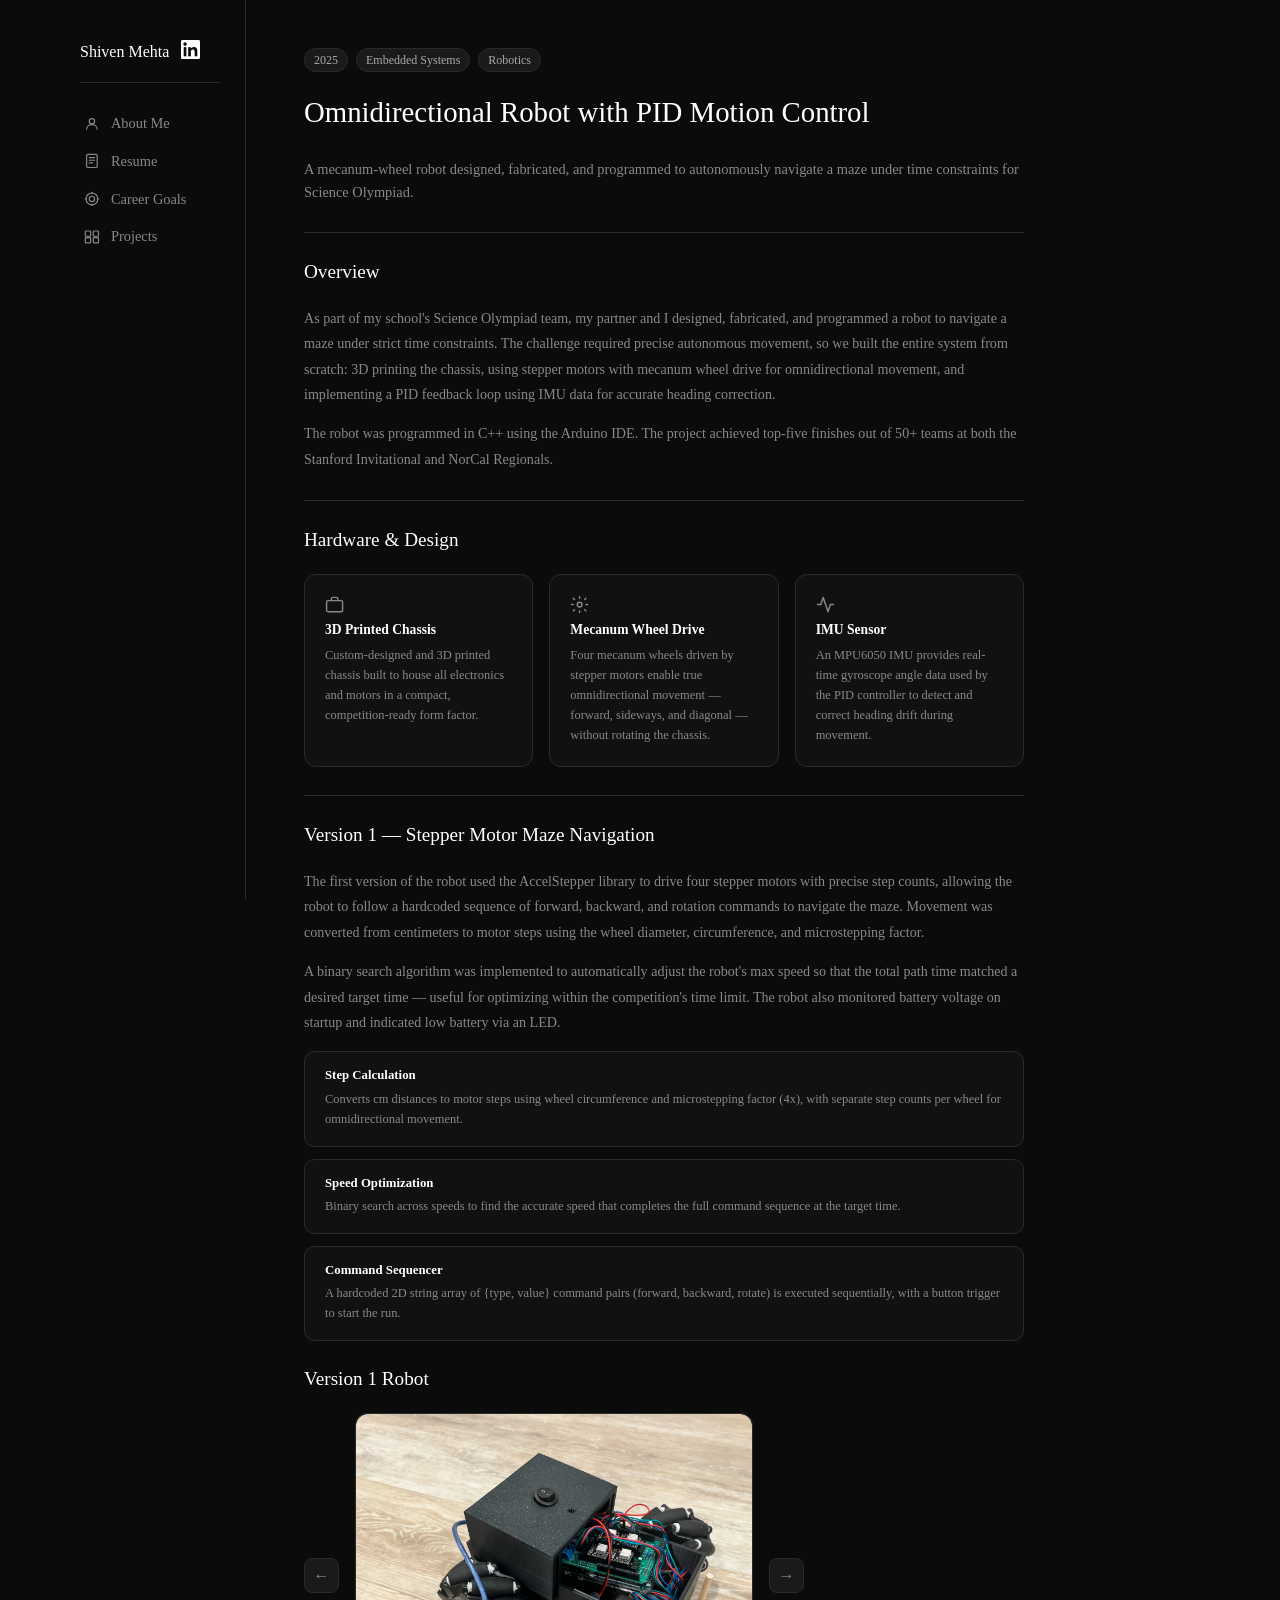
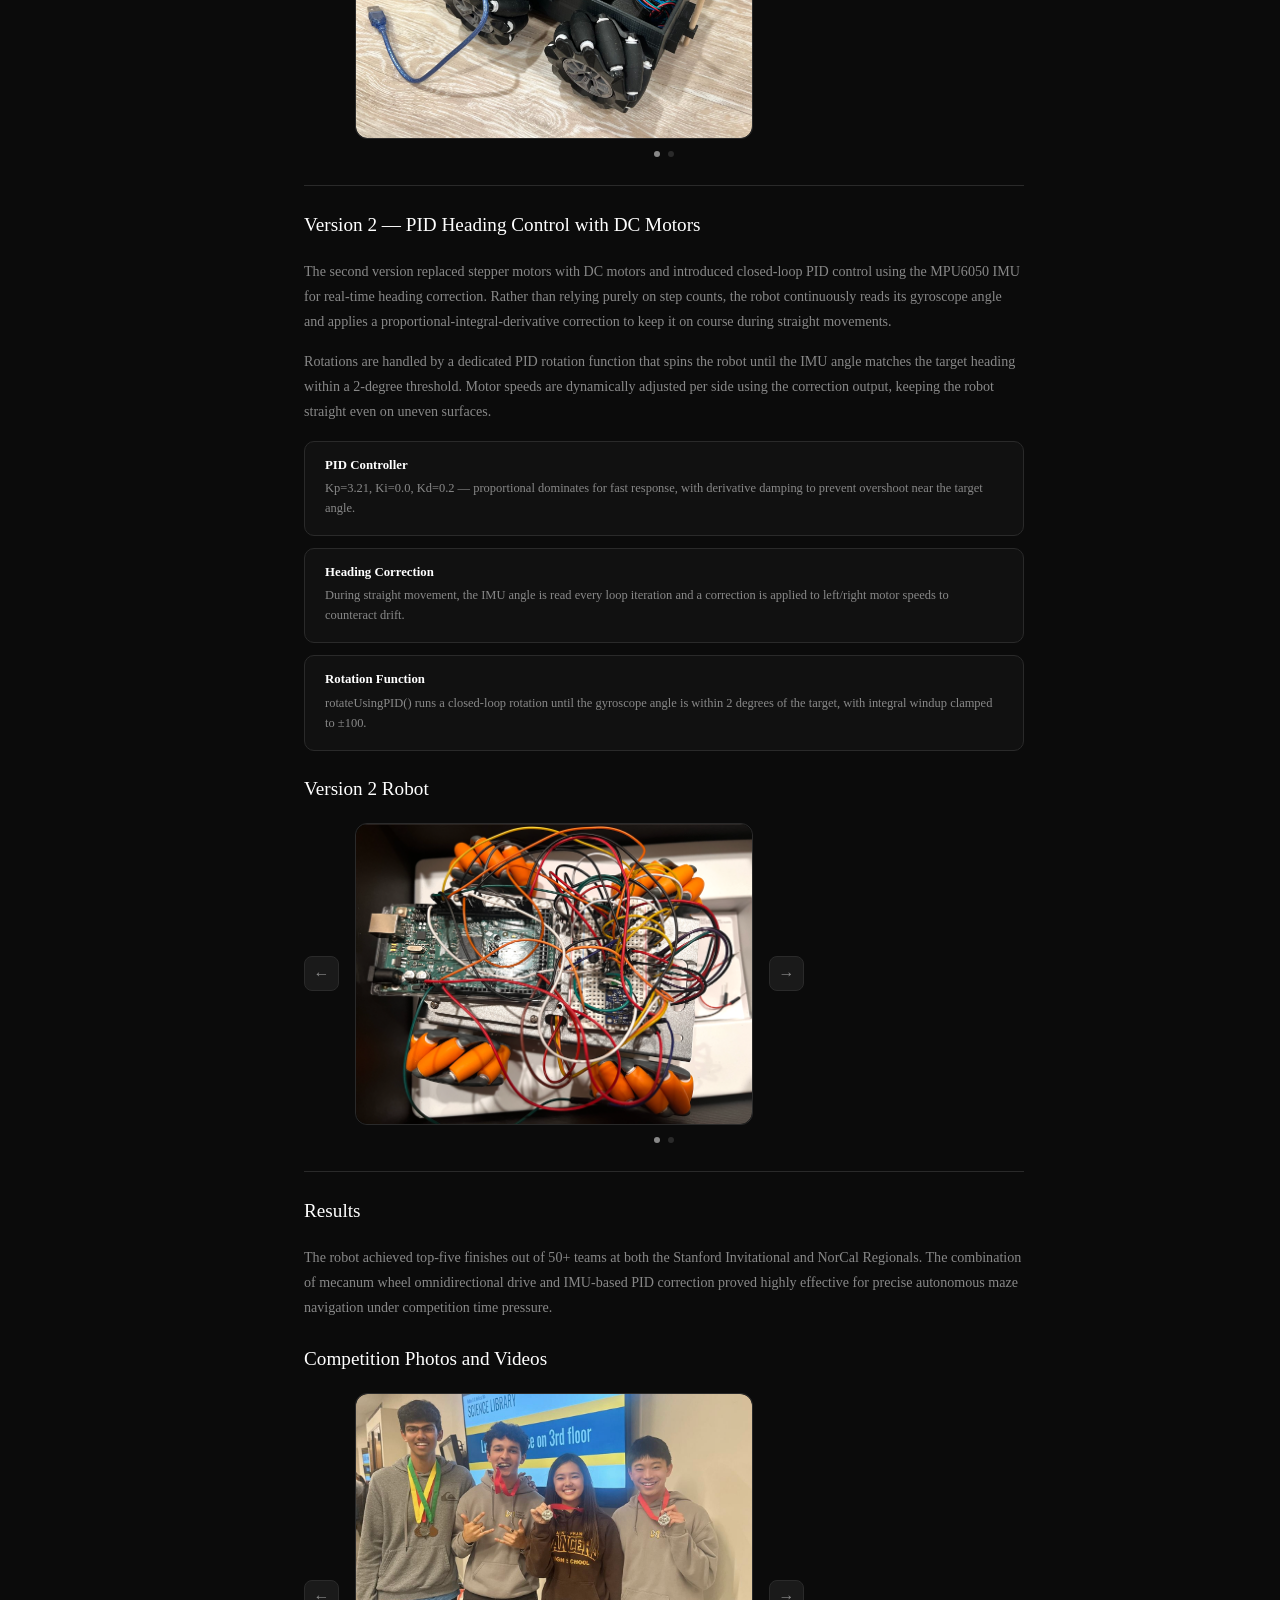
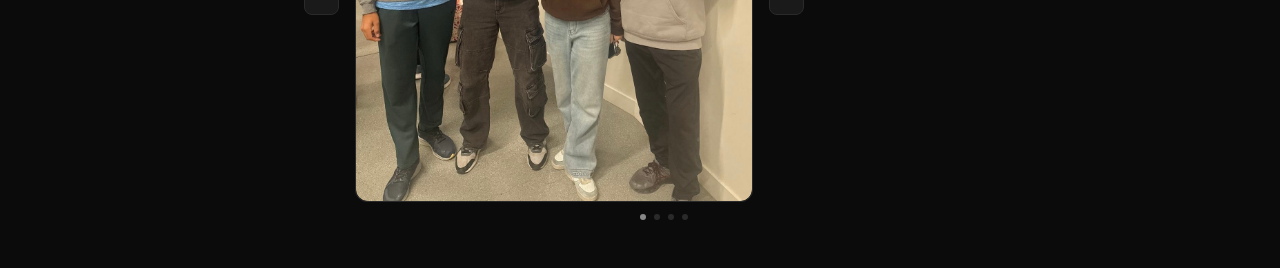
<file: projects/robot.html>
<!DOCTYPE html>
<html lang = "en">
<head>
<meta charset="UTF-8">
    <meta name="viewport" content="width=device-width, initial-scale=1.0">
    <title>Shiven's Portfolio</title>
    <link rel="stylesheet" href="../css/main.css">
</head>
<body>
    <!-- Left Navigation Bar -->
    <section class = "navigation"> <!-- This is the left navigation bar, which will be fixed on the left side of the page and will contain links to different sections of the portfolio.-->
        <div class = "container">
            <!-- Name/Logo-->
            <div class = "navheader"> <!-- Navigation Section Header -->
                <a class = "name" href = "../index.html">Shiven Mehta</a>
                <a href="https://www.linkedin.com/in/shiven-mehta-4a0804269/">
                    <img class = "linkedin-logo" src="../images/linkedin.png" alt="Linkedin Logo">
                </a>
            </div>

            <!-- Navigation Section Dividing Line -->
            <div class="navheader-divider"></div>
        
            <!-- Navigation Bar Section Links -->
             <nav class="navlinks">
                <a class="navlink" href="../about-me.html">
                    <svg xmlns="http://www.w3.org/2000/svg" viewBox="0 0 24 24" fill="none" stroke="currentColor" stroke-width="1.8" stroke-linecap="round" stroke-linejoin="round"><circle cx="12" cy="8" r="4"/><path d="M4 20c0-4 3.6-7 8-7s8 3 8 7"/></svg>
                    About Me
                </a>
                <a class="navlink" href="../resume.html">
                    <svg xmlns="http://www.w3.org/2000/svg" viewBox="0 0 24 24" fill="none" stroke="currentColor" stroke-width="1.8" stroke-linecap="round" stroke-linejoin="round"><rect x="4" y="2" width="16" height="20" rx="2"/><line x1="8" y1="7" x2="16" y2="7"/><line x1="8" y1="11" x2="16" y2="11"/><line x1="8" y1="15" x2="13" y2="15"/></svg>
                    Resume
                </a>
                <a class="navlink" href="../career-goals.html">
                    <svg xmlns="http://www.w3.org/2000/svg" viewBox="0 0 24 24" fill="none" stroke="currentColor" stroke-width="1.8" stroke-linecap="round" stroke-linejoin="round"><circle cx="12" cy="12" r="9"/><circle cx="12" cy="12" r="4"/><line x1="12" y1="2" x2="12" y2="4"/><line x1="12" y1="20" x2="12" y2="22"/><line x1="2" y1="12" x2="4" y2="12"/><line x1="20" y1="12" x2="22" y2="12"/></svg>
                    Career Goals
                </a>
                <a class="navlink" href="../projects.html">
                    <svg xmlns="http://www.w3.org/2000/svg" viewBox="0 0 24 24" fill="none" stroke="currentColor" stroke-width="1.8" stroke-linecap="round" stroke-linejoin="round"><rect x="2" y="3" width="8" height="8" rx="1"/><rect x="14" y="3" width="8" height="8" rx="1"/><rect x="2" y="13" width="8" height="8" rx="1"/><rect x="14" y="13" width="8" height="8" rx="1"/></svg>
                    Projects
                </a>
            </nav>
            
        </div>
    </section>

     <!-- Main Content -->
    <main class="content">
        <section class="robot">

            <!-- Header -->
            <div class="robot-header">
                <div class="project-meta">
                    <span class="project-year-badge">2025</span>
                    <span class="project-tag-badge">Embedded Systems</span>
                    <span class="project-tag-badge">Robotics</span>
                </div>
                <h2 class="section-label">Omnidirectional Robot with PID Motion Control</h2>
                <p class="project-subtitle">A mecanum-wheel robot designed, fabricated, and programmed to autonomously navigate a maze under time constraints for Science Olympiad.</p>
            </div>

            <div class="robot-divider"></div>

            <!-- Overview -->
            <div class="robot-block">
                <h3 class="block-label">Overview</h3>
                <p class="block-text">As part of my school's Science Olympiad team, my partner and I designed, fabricated, and programmed a robot to navigate a maze under strict time constraints. The challenge required precise autonomous movement, so we built the entire system from scratch: 3D printing the chassis, using stepper motors with mecanum wheel drive for omnidirectional movement, and implementing a PID feedback loop using IMU data for accurate heading correction.</p>
                <p class="block-text">The robot was programmed in C++ using the Arduino IDE. The project achieved top-five finishes out of 50+ teams at both the Stanford Invitational and NorCal Regionals.</p>
            </div>

            <div class="robot-divider"></div>

            <!-- Hardware -->
            <div class="robot-block">
                <h3 class="block-label">Hardware & Design</h3>
                <div class="feature-cards">
                    <div class="feature-card">
                        <span class="feature-icon">
                            <svg xmlns="http://www.w3.org/2000/svg" viewBox="0 0 24 24" fill="none" stroke="currentColor" stroke-width="1.8" stroke-linecap="round" stroke-linejoin="round"><rect x="2" y="7" width="20" height="14" rx="2"/><path d="M16 7V5a2 2 0 0 0-2-2h-4a2 2 0 0 0-2 2v2"/></svg>
                        </span>
                        <span class="feature-title">3D Printed Chassis</span>
                        <span class="feature-desc">Custom-designed and 3D printed chassis built to house all electronics and motors in a compact, competition-ready form factor.</span>
                    </div>
                    <div class="feature-card">
                        <span class="feature-icon">
                            <svg xmlns="http://www.w3.org/2000/svg" viewBox="0 0 24 24" fill="none" stroke="currentColor" stroke-width="1.8" stroke-linecap="round" stroke-linejoin="round"><circle cx="12" cy="12" r="3"/><path d="M12 2v2M12 20v2M4.22 4.22l1.42 1.42M18.36 18.36l1.42 1.42M2 12h2M20 12h2M4.22 19.78l1.42-1.42M18.36 5.64l1.42-1.42"/></svg>
                        </span>
                        <span class="feature-title">Mecanum Wheel Drive</span>
                        <span class="feature-desc">Four mecanum wheels driven by stepper motors enable true omnidirectional movement — forward, sideways, and diagonal — without rotating the chassis.</span>
                    </div>
                    <div class="feature-card">
                        <span class="feature-icon">
                            <svg xmlns="http://www.w3.org/2000/svg" viewBox="0 0 24 24" fill="none" stroke="currentColor" stroke-width="1.8" stroke-linecap="round" stroke-linejoin="round"><polyline points="22 12 18 12 15 21 9 3 6 12 2 12"/></svg>
                        </span>
                        <span class="feature-title">IMU Sensor</span>
                        <span class="feature-desc">An MPU6050 IMU provides real-time gyroscope angle data used by the PID controller to detect and correct heading drift during movement.</span>
                    </div>
                </div>
            </div>

            <div class="robot-divider"></div>

            <!-- Version 1: Stepper Motor Code -->
            <div class="robot-block">
                <h3 class="block-label">Version 1 — Stepper Motor Maze Navigation</h3>
                <p class="block-text">The first version of the robot used the AccelStepper library to drive four stepper motors with precise step counts, allowing the robot to follow a hardcoded sequence of forward, backward, and rotation commands to navigate the maze. Movement was converted from centimeters to motor steps using the wheel diameter, circumference, and microstepping factor.</p>
                <p class="block-text">A binary search algorithm was implemented to automatically adjust the robot's max speed so that the total path time matched a desired target time — useful for optimizing within the competition's time limit. The robot also monitored battery voltage on startup and indicated low battery via an LED.</p>
                <div class="code-highlights">
                    <div class="code-highlight-card">
                        <span class="highlight-label">Step Calculation</span>
                        <span class="highlight-desc">Converts cm distances to motor steps using wheel circumference and microstepping factor (4x), with separate step counts per wheel for omnidirectional movement.</span>
                    </div>
                    <div class="code-highlight-card">
                        <span class="highlight-label">Speed Optimization</span>
                        <span class="highlight-desc">Binary search across speeds to find the accurate speed that completes the full command sequence at  the target time.</span>
                    </div>
                    <div class="code-highlight-card">
                        <span class="highlight-label">Command Sequencer</span>
                        <span class="highlight-desc">A hardcoded 2D string array of {type, value} command pairs (forward, backward, rotate) is executed sequentially, with a button trigger to start the run.</span>
                    </div>
                </div>
            </div>

            <!-- Version 1 Photo Slider 1384 x 1132 -->
            <div class="robot-block">
                <h3 class="block-label">Version 1 Robot</h3>
                <div class="photo-slider">
                    <button class="slider-btn prev" onclick="moveSlide('v1', -1)">&#8592;</button>
                    <div class="slider-track">
                        <img class="slide active" src="../images/robot-v1-1.png" alt="Robot V1 Photo 1">
                        <img class="slide" src="../images/robot-v1-2.png" alt="Robot V1 Photo 2">
                    </div>
                    <button class="slider-btn next" onclick="moveSlide('v1', 1)">&#8594;</button>
                </div>
                <div class="slider-dots">
                    <span class="dot active" onclick="goToSlide('v1', 0)"></span>
                    <span class="dot" onclick="goToSlide('v1', 1)"></span>
                </div>
            </div>

            <div class="robot-divider"></div>

            <!-- Version 2: PID Control Code -->
            <div class="robot-block">
                <h3 class="block-label">Version 2 — PID Heading Control with DC Motors</h3>
                <p class="block-text">The second version replaced stepper motors with DC motors and introduced closed-loop PID control using the MPU6050 IMU for real-time heading correction. Rather than relying purely on step counts, the robot continuously reads its gyroscope angle and applies a proportional-integral-derivative correction to keep it on course during straight movements.</p>
                <p class="block-text">Rotations are handled by a dedicated PID rotation function that spins the robot until the IMU angle matches the target heading within a 2-degree threshold. Motor speeds are dynamically adjusted per side using the correction output, keeping the robot straight even on uneven surfaces.</p>
                <div class="code-highlights">
                    <div class="code-highlight-card">
                        <span class="highlight-label">PID Controller</span>
                        <span class="highlight-desc">Kp=3.21, Ki=0.0, Kd=0.2 — proportional dominates for fast response, with derivative damping to prevent overshoot near the target angle.</span>
                    </div>
                    <div class="code-highlight-card">
                        <span class="highlight-label">Heading Correction</span>
                        <span class="highlight-desc">During straight movement, the IMU angle is read every loop iteration and a correction is applied to left/right motor speeds to counteract drift.</span>
                    </div>
                    <div class="code-highlight-card">
                        <span class="highlight-label">Rotation Function</span>
                        <span class="highlight-desc">rotateUsingPID() runs a closed-loop rotation until the gyroscope angle is within 2 degrees of the target, with integral windup clamped to ±100.</span>
                    </div>
                </div>
            </div>

            <!-- Version 2 Photo Slider -->
            <div class="robot-block">
                <h3 class="block-label">Version 2 Robot</h3>
                <div class="photo-slider">
                    <button class="slider-btn prev" onclick="moveSlide('v2', -1)">&#8592;</button>
                    <div class="slider-track">
                        <img class="slide active" src="../images/robot-v2-1.png" alt="Robot V2 Photo 1">
                        <video class="slide" controls>
                            <source src="../images/robot-v2.mp4" type="video/mp4">
                        </video>
                    </div>
                    <button class="slider-btn next" onclick="moveSlide('v2', 1)">&#8594;</button>
                </div>
                <div class="slider-dots">
                    <span class="dot active" onclick="goToSlide('v2', 0)"></span>
                    <span class="dot" onclick="goToSlide('v2', 1)"></span>
                </div>
            </div>

            <div class="robot-divider"></div>

            <!-- Results -->
            <div class="robot-block">
                <h3 class="block-label">Results</h3>
                <p class="block-text">The robot achieved top-five finishes out of 50+ teams at both the Stanford Invitational and NorCal Regionals. The combination of mecanum wheel omnidirectional drive and IMU-based PID correction proved highly effective for precise autonomous maze navigation under competition time pressure.</p>
            </div>

            <!-- Results Photo Slider -->
            <div class="robot-block">
                <h3 class="block-label">Competition Photos and Videos</h3>
                <div class="photo-slider">
                    <button class="slider-btn prev" onclick="moveSlide('v3', -1)">&#8592;</button>
                    <div class="slider-track">
                        <img class="slide active" src="../images/results-1.png" alt="Results Photo 1">
                        <img class="slide" src="../images/results-2.png" alt="Results Photo 2">
                        <video class="slide" controls>
                            <source src="../images/results-3.mp4" type="video/mp4">
                        </video>
                        <img class="slide" src="../images/results-4.png" alt="Results Photo 4">
                    </div>
                    <button class="slider-btn next" onclick="moveSlide('v3', 1)">&#8594;</button>
                </div>
                <div class="slider-dots">
                    <span class="dot active" onclick="goToSlide('v3', 0)"></span>
                    <span class="dot" onclick="goToSlide('v3', 1)"></span>
                    <span class="dot" onclick="goToSlide('v3', 2)"></span>
                    <span class="dot" onclick="goToSlide('v3', 3)"></span>
                </div>
            </div>

        </section>
    </main>

<!-- Java Script for Robot Photo Sliders-->
<script>
    const sliders = {
        v1: { current: 0 },
        v2: { current: 0 },
        v3: { current: 0 }
    };

    function getSliderElements(key) {
        const allSliders = document.querySelectorAll('.photo-slider');
        const allDotGroups = document.querySelectorAll('.slider-dots');
        const index = key === 'v1' ? 0 : key === 'v2' ? 1 : 2;
        return {
            slides: allSliders[index].querySelectorAll('.slide'),
            dots: allDotGroups[index].querySelectorAll('.dot')
        };
    }

    function goToSlide(key, n) {
        const { slides, dots } = getSliderElements(key);
        slides[sliders[key].current].classList.remove('active');
        dots[sliders[key].current].classList.remove('active');
        sliders[key].current = n;
        slides[sliders[key].current].classList.add('active');
        dots[sliders[key].current].classList.add('active');
    }

    function moveSlide(key, dir) {
        const { slides } = getSliderElements(key);
        const next = (sliders[key].current + dir + slides.length) % slides.length;
        goToSlide(key, next);
    }
</script>

</body>
</html>
</file>
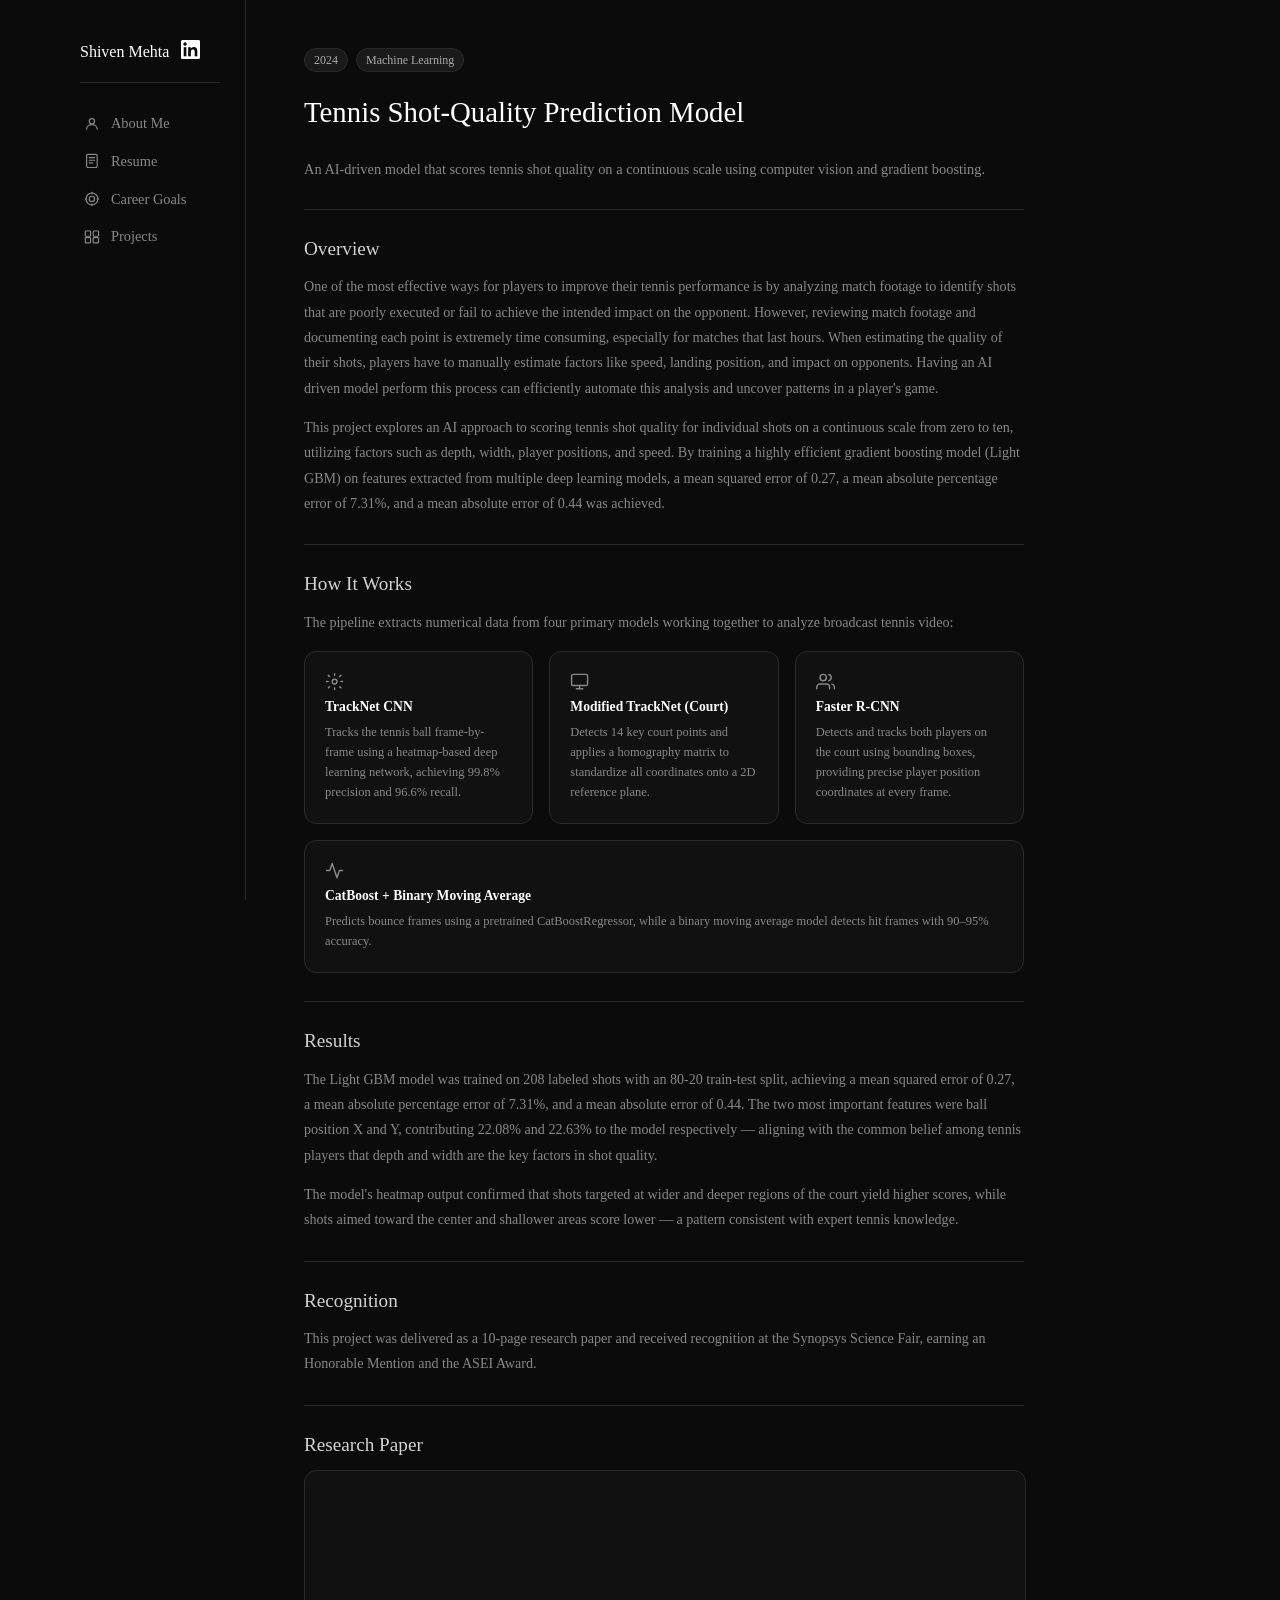
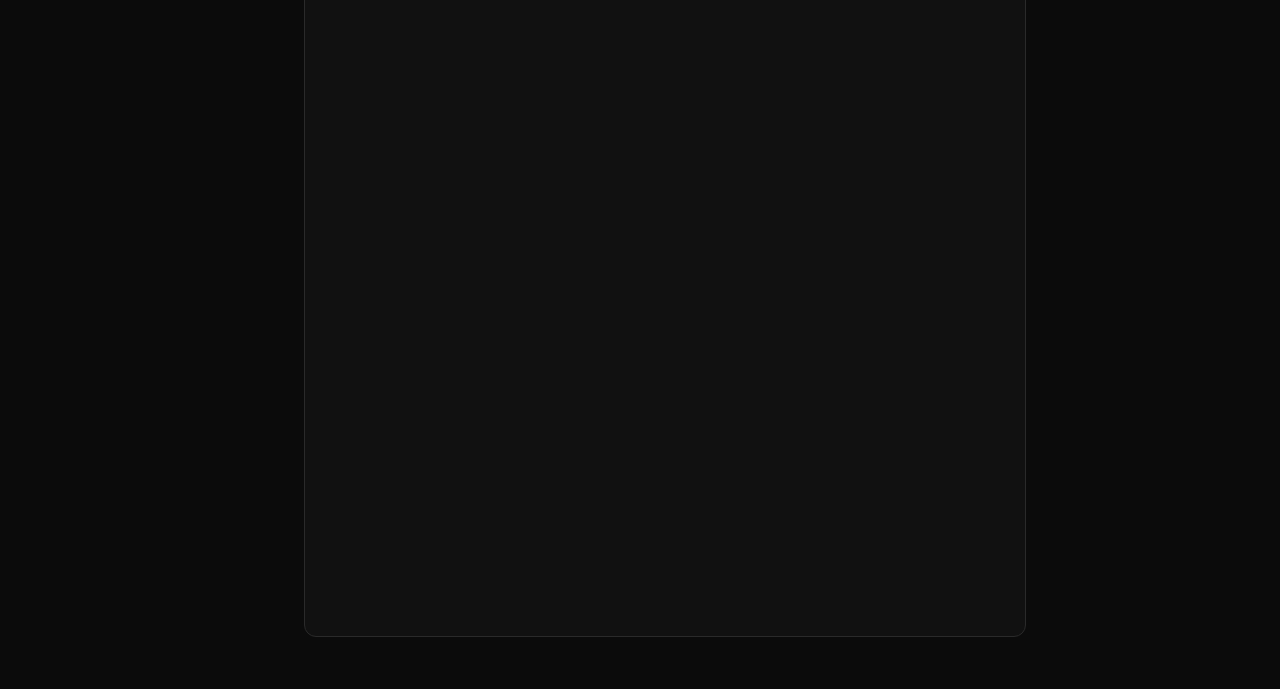
<file: projects/tennis.html>
<!DOCTYPE html>
<html lang = "en">
<head>
<meta charset="UTF-8">
    <meta name="viewport" content="width=device-width, initial-scale=1.0">
    <title>Shiven's Portfolio</title>
    <link rel="stylesheet" href="../css/main.css">
</head>
<body>
    <!-- Left Navigation Bar -->
    <section class = "navigation"> <!-- This is the left navigation bar, which will be fixed on the left side of the page and will contain links to different sections of the portfolio.-->
        <div class = "container">
            <!-- Name/Logo-->
            <div class = "navheader"> <!-- Navigation Section Header -->
                <a class = "name" href = "../index.html">Shiven Mehta</a>
                <a href="https://www.linkedin.com/in/shiven-mehta-4a0804269/">
                    <img class = "linkedin-logo" src="../images/linkedin.png" alt="Linkedin Logo">
                </a>
            </div>

            <!-- Navigation Section Dividing Line -->
            <div class="navheader-divider"></div>
        
            <!-- Navigation Bar Section Links -->
             <nav class="navlinks">
                <a class="navlink" href="../about-me.html">
                    <svg xmlns="http://www.w3.org/2000/svg" viewBox="0 0 24 24" fill="none" stroke="currentColor" stroke-width="1.8" stroke-linecap="round" stroke-linejoin="round"><circle cx="12" cy="8" r="4"/><path d="M4 20c0-4 3.6-7 8-7s8 3 8 7"/></svg>
                    About Me
                </a>
                <a class="navlink" href="../resume.html">
                    <svg xmlns="http://www.w3.org/2000/svg" viewBox="0 0 24 24" fill="none" stroke="currentColor" stroke-width="1.8" stroke-linecap="round" stroke-linejoin="round"><rect x="4" y="2" width="16" height="20" rx="2"/><line x1="8" y1="7" x2="16" y2="7"/><line x1="8" y1="11" x2="16" y2="11"/><line x1="8" y1="15" x2="13" y2="15"/></svg>
                    Resume
                </a>
                <a class="navlink" href="../career-goals.html">
                    <svg xmlns="http://www.w3.org/2000/svg" viewBox="0 0 24 24" fill="none" stroke="currentColor" stroke-width="1.8" stroke-linecap="round" stroke-linejoin="round"><circle cx="12" cy="12" r="9"/><circle cx="12" cy="12" r="4"/><line x1="12" y1="2" x2="12" y2="4"/><line x1="12" y1="20" x2="12" y2="22"/><line x1="2" y1="12" x2="4" y2="12"/><line x1="20" y1="12" x2="22" y2="12"/></svg>
                    Career Goals
                </a>
                <a class="navlink" href="../projects.html">
                    <svg xmlns="http://www.w3.org/2000/svg" viewBox="0 0 24 24" fill="none" stroke="currentColor" stroke-width="1.8" stroke-linecap="round" stroke-linejoin="round"><rect x="2" y="3" width="8" height="8" rx="1"/><rect x="14" y="3" width="8" height="8" rx="1"/><rect x="2" y="13" width="8" height="8" rx="1"/><rect x="14" y="13" width="8" height="8" rx="1"/></svg>
                    Projects
                </a>
            </nav>
            
        </div>
    </section>

     <!-- Main Content -->
    <main class="content">
        <section class="tennis">

            <!-- Header -->
            <div class="tennis-header">
                <div class="project-meta">
                    <span class="project-year-badge">2024</span>
                    <span class="project-tag-badge">Machine Learning</span>
                </div>
                <h2 class="section-label">Tennis Shot-Quality Prediction Model</h2>
                <p class="project-subtitle">An AI-driven model that scores tennis shot quality on a continuous scale using computer vision and gradient boosting.</p>
            </div>

            <div class="tennis-divider"></div>

            <!-- Overview -->
            <div class="tennis-block">
                <h3 class="block-label">Overview</h3>
                <p class="block-text">One of the most effective ways for players to improve their tennis performance is by analyzing match footage to identify shots that are poorly executed or fail to achieve the intended impact on the opponent. However, reviewing match footage and documenting each point is extremely time consuming, especially for matches that last hours. When estimating the quality of their shots, players have to manually estimate factors like speed, landing position, and impact on opponents. Having an AI driven model perform this process can efficiently automate this analysis and uncover patterns in a player's game.</p>
                <p class="block-text">This project explores an AI approach to scoring tennis shot quality for individual shots on a continuous scale from zero to ten, utilizing factors such as depth, width, player positions, and speed. By training a highly efficient gradient boosting model (Light GBM) on features extracted from multiple deep learning models, a mean squared error of 0.27, a mean absolute percentage error of 7.31%, and a mean absolute error of 0.44 was achieved.</p>
            </div>

            <div class="tennis-divider"></div>

            <!-- How It Works -->
            <div class="tennis-block">
                <h3 class="block-label">How It Works</h3>
                <p class="block-text">The pipeline extracts numerical data from four primary models working together to analyze broadcast tennis video:</p>
                <div class="feature-cards">
                    <div class="feature-card">
                        <span class="feature-icon">
                            <svg xmlns="http://www.w3.org/2000/svg" viewBox="0 0 24 24" fill="none" stroke="currentColor" stroke-width="1.8" stroke-linecap="round" stroke-linejoin="round"><circle cx="12" cy="12" r="3"/><path d="M12 2v2M12 20v2M4.22 4.22l1.42 1.42M18.36 18.36l1.42 1.42M2 12h2M20 12h2M4.22 19.78l1.42-1.42M18.36 5.64l1.42-1.42"/></svg>
                        </span>
                        <span class="feature-title">TrackNet CNN</span>
                        <span class="feature-desc">Tracks the tennis ball frame-by-frame using a heatmap-based deep learning network, achieving 99.8% precision and 96.6% recall.</span>
                    </div>
                    <div class="feature-card">
                        <span class="feature-icon">
                            <svg xmlns="http://www.w3.org/2000/svg" viewBox="0 0 24 24" fill="none" stroke="currentColor" stroke-width="1.8" stroke-linecap="round" stroke-linejoin="round"><rect x="2" y="3" width="20" height="14" rx="2"/><line x1="8" y1="21" x2="16" y2="21"/><line x1="12" y1="17" x2="12" y2="21"/></svg>
                        </span>
                        <span class="feature-title">Modified TrackNet (Court)</span>
                        <span class="feature-desc">Detects 14 key court points and applies a homography matrix to standardize all coordinates onto a 2D reference plane.</span>
                    </div>
                    <div class="feature-card">
                        <span class="feature-icon">
                            <svg xmlns="http://www.w3.org/2000/svg" viewBox="0 0 24 24" fill="none" stroke="currentColor" stroke-width="1.8" stroke-linecap="round" stroke-linejoin="round"><path d="M17 21v-2a4 4 0 0 0-4-4H5a4 4 0 0 0-4 4v2"/><circle cx="9" cy="7" r="4"/><path d="M23 21v-2a4 4 0 0 0-3-3.87"/><path d="M16 3.13a4 4 0 0 1 0 7.75"/></svg>
                        </span>
                        <span class="feature-title">Faster R-CNN</span>
                        <span class="feature-desc">Detects and tracks both players on the court using bounding boxes, providing precise player position coordinates at every frame.</span>
                    </div>
                    <div class="feature-card">
                        <span class="feature-icon">
                            <svg xmlns="http://www.w3.org/2000/svg" viewBox="0 0 24 24" fill="none" stroke="currentColor" stroke-width="1.8" stroke-linecap="round" stroke-linejoin="round"><polyline points="22 12 18 12 15 21 9 3 6 12 2 12"/></svg>
                        </span>
                        <span class="feature-title">CatBoost + Binary Moving Average</span>
                        <span class="feature-desc">Predicts bounce frames using a pretrained CatBoostRegressor, while a binary moving average model detects hit frames with 90–95% accuracy.</span>
                    </div>
                </div>
            </div>

            <div class="tennis-divider"></div>

            <!-- Results -->
            <div class="tennis-block">
                <h3 class="block-label">Results</h3>
                <p class="block-text">The Light GBM model was trained on 208 labeled shots with an 80-20 train-test split, achieving a mean squared error of 0.27, a mean absolute percentage error of 7.31%, and a mean absolute error of 0.44. The two most important features were ball position X and Y, contributing 22.08% and 22.63% to the model respectively — aligning with the common belief among tennis players that depth and width are the key factors in shot quality.</p>
                <p class="block-text">The model's heatmap output confirmed that shots targeted at wider and deeper regions of the court yield higher scores, while shots aimed toward the center and shallower areas score lower — a pattern consistent with expert tennis knowledge.</p>
            </div>

            <div class="tennis-divider"></div>

            <!-- Recognition -->
            <div class="tennis-block">
                <h3 class="block-label">Recognition</h3>
                <p class="block-text">This project was delivered as a 10-page research paper and received recognition at the Synopsys Science Fair, earning an Honorable Mention and the ASEI Award.</p>
            </div>

            <div class="tennis-divider"></div>

            <!-- Research Paper -->
            <div class="tennis-block">
                <h3 class="block-label">Research Paper</h3>
                <div class="paper-embed-wrapper">
                    <iframe class="pdf-embed" src="../images/Tennis_Research_Paper.pdf" type="application/pdf"></iframe>
                </div>
            </div>

        </section>
    </main>

</body>
</html>
</file>
<file: css/main.css>
body {
  background: #0b0b0b;
  margin: 0;
  font-family: 'SF Pro';
}

section.navigation {
  border-right: 1px solid #2a2a2a;
  height: 100vh;
  width: 245px;
  position: fixed;
  top: 0;
  left: 0;
}

section.navigation .container {
  margin-left: 5em;
  margin-top: 2.5em;
  color: white;
}

section.navigation .container .navheader {
  display: -webkit-box;
  display: -ms-flexbox;
  display: flex;
  -webkit-box-align: center;
      -ms-flex-align: center;
          align-items: center;
  /*.name {
                color: white;
                text-decoration: none;
            }*/
}

section.navigation .container .navheader .name {
  color: #ffffff;
  position: relative;
  display: inline-block;
  text-decoration: none;
}

section.navigation .container .navheader .name::after,
section.navigation .container .navheader .name::before {
  content: '';
  position: absolute;
  width: 100%;
  height: 2px;
  background: -webkit-gradient(linear, left top, right top, from(#ff0000), to(#00ffff));
  background: linear-gradient(to right, #ff0000, #00ffff);
  bottom: -5px;
  left: 0;
  -webkit-transform: scaleX(0);
          transform: scaleX(0);
  -webkit-transform-origin: right;
          transform-origin: right;
  -webkit-transition: -webkit-transform 0.4s ease-out;
  transition: -webkit-transform 0.4s ease-out;
  transition: transform 0.4s ease-out;
  transition: transform 0.4s ease-out, -webkit-transform 0.4s ease-out;
}

section.navigation .container .navheader .name::before {
  top: -5px;
  -webkit-transform-origin: left;
          transform-origin: left;
}

section.navigation .container .navheader .name:hover::after,
section.navigation .container .navheader .name:hover::before {
  -webkit-transform: scaleX(1);
          transform: scaleX(1);
}

section.navigation .container .navheader .linkedin-logo {
  width: 1.2em;
  height: 1.2em;
  margin-left: 0.7em;
}

section.navigation .container .navheader-divider {
  margin-top: 1.2em;
  border-bottom: 1px solid #2a2a2a;
  width: 140px;
}

section.navigation .container .navlinks {
  margin-top: 1.5em;
  display: -webkit-box;
  display: -ms-flexbox;
  display: flex;
  -webkit-box-orient: vertical;
  -webkit-box-direction: normal;
      -ms-flex-direction: column;
          flex-direction: column;
  gap: 0.3em;
}

section.navigation .container .navlinks .navlink {
  display: -webkit-box;
  display: -ms-flexbox;
  display: flex;
  -webkit-box-align: center;
      -ms-flex-align: center;
          align-items: center;
  gap: 0.75em;
  color: #888;
  text-decoration: none;
  font-size: 0.9em;
  padding: 0.55em 0.3em;
  border-radius: 8px;
  margin-right: 0.5em;
  -webkit-transition: background 0.2s ease, color 0.2s ease;
  transition: background 0.2s ease, color 0.2s ease;
}

section.navigation .container .navlinks .navlink svg {
  width: 1.1em;
  height: 1.1em;
  -ms-flex-negative: 0;
      flex-shrink: 0;
}

section.navigation .container .navlinks .navlink:hover {
  background: #1a1a1a;
  color: white;
}

section.navigation .container .navlinks .navlink.active {
  background: #1a1a1a;
  color: white;
}

.content {
  margin-left: 240px;
  padding: 3em 4em;
  color: white;
}

.content section.welcome {
  display: -webkit-box;
  display: -ms-flexbox;
  display: flex;
  -webkit-box-align: center;
      -ms-flex-align: center;
          align-items: center;
  height: 80vh;
}

.content section.welcome .welcome-block {
  display: -webkit-box;
  display: -ms-flexbox;
  display: flex;
  -webkit-box-orient: vertical;
  -webkit-box-direction: normal;
      -ms-flex-direction: column;
          flex-direction: column;
  gap: 0.8em;
  max-width: 580px;
  /*.welcome-name {
                font-size: 3em;
                font-weight: 600;
                color: white;
                margin: 0;
                line-height: 1.1;
            }*/
}

.content section.welcome .welcome-block .welcome-greeting {
  font-size: 0.95em;
  color: #888;
  margin: 0;
}

.content section.welcome .welcome-block .welcome-name {
  font-size: 4rem;
  margin: 0;
  line-height: 1.1;
  color: #fff;
  text-shadow: 5px 5px 0 #ff005e, 10px 10px 0 #00d4ff;
  -webkit-animation: shadow-dance 2s infinite;
          animation: shadow-dance 2s infinite;
}

@-webkit-keyframes shadow-dance {
  0%, 100% {
    text-shadow: 5px 5px 0 #ff005e, 10px 10px 0 #00d4ff;
  }
  50% {
    text-shadow: -5px -5px 0 #00d4ff, -10px -10px 0 #ff005e;
  }
}

@keyframes shadow-dance {
  0%, 100% {
    text-shadow: 5px 5px 0 #ff005e, 10px 10px 0 #00d4ff;
  }
  50% {
    text-shadow: -5px -5px 0 #00d4ff, -10px -10px 0 #ff005e;
  }
}

.content section.welcome .welcome-block .welcome-tagline {
  font-size: 0.95em;
  color: #888;
  line-height: 1.7;
  margin: 0;
  max-width: 460px;
}

.content section.welcome .welcome-block .welcome-tags {
  display: -webkit-box;
  display: -ms-flexbox;
  display: flex;
  -ms-flex-wrap: wrap;
      flex-wrap: wrap;
  gap: 0.5em;
  margin-top: 0.25em;
}

.content section.welcome .welcome-block .welcome-tags .tag {
  font-size: 0.75em;
  padding: 0.3em 0.75em;
  border-radius: 999px;
  border: 1px solid #2a2a2a;
  color: #aaa;
  background: #1a1a1a;
}

.content section.welcome .welcome-block .welcome-actions {
  display: -webkit-box;
  display: -ms-flexbox;
  display: flex;
  gap: 0.75em;
  margin-top: 0.5em;
}

.content section.welcome .welcome-block .welcome-actions .welcome-btn {
  font-size: 0.85em;
  padding: 0.6em 1.4em;
  border-radius: 8px;
  text-decoration: none;
  -webkit-transition: background 0.2s ease, border-color 0.2s ease, color 0.2s ease;
  transition: background 0.2s ease, border-color 0.2s ease, color 0.2s ease;
}

.content section.welcome .welcome-block .welcome-actions .welcome-btn.primary {
  background: white;
  color: #0b0b0b;
  border: 1px solid white;
}

.content section.welcome .welcome-block .welcome-actions .welcome-btn.primary:hover {
  background: #ddd;
  border-color: #ddd;
}

.content section.welcome .welcome-block .welcome-actions .welcome-btn.secondary {
  background: transparent;
  color: #888;
  border: 1px solid #2a2a2a;
}

.content section.welcome .welcome-block .welcome-actions .welcome-btn.secondary:hover {
  color: white;
  border-color: #555;
}

.content .section-label {
  font-size: 1.8em;
  color: white;
  margin-bottom: 1em;
  font-weight: 500;
}

.content .section-label .about-logo {
  color: white;
  display: -webkit-box;
  display: -ms-flexbox;
  display: flex;
  gap: 0.5em;
}

.content .section-label svg {
  width: 1.1em;
  height: 1.1em;
  -ms-flex-negative: 0;
      flex-shrink: 0;
}

.content .about-card {
  background: #111;
  border: 1px solid #2a2a2a;
  border-radius: 14px;
  padding: 2em;
  max-width: 620px;
}

.content .about-card .about-top {
  display: -webkit-box;
  display: -ms-flexbox;
  display: flex;
  -webkit-box-align: center;
      -ms-flex-align: center;
          align-items: center;
  gap: 1.5em;
}

.content .about-card .about-top .profile-pic {
  width: 80px;
  height: 80px;
  border-radius: 50%;
  -o-object-fit: cover;
     object-fit: cover;
  -o-object-position: none;
     object-position: none;
  border: 2px solid #2a2a2a;
}

.content .about-card .about-top .about-info .about-name {
  font-size: 1.3em;
  font-weight: 600;
  margin: 0 0 0.2em 0;
  color: white;
}

.content .about-card .about-top .about-info .about-title {
  font-size: 0.85em;
  color: #888;
  margin: 0 0 0.75em 0;
}

.content .about-card .about-top .about-info .about-tags {
  display: -webkit-box;
  display: -ms-flexbox;
  display: flex;
  gap: 0.5em;
  -ms-flex-wrap: wrap;
      flex-wrap: wrap;
}

.content .about-card .about-top .about-info .about-tags .tag {
  font-size: 0.75em;
  padding: 0.3em 0.75em;
  border-radius: 999px;
  border: 1px solid #2a2a2a;
  color: #aaa;
  background: #1a1a1a;
}

.content .about-card .about-divider {
  border-bottom: 1px solid #2a2a2a;
  margin: 1.5em 0;
}

.content .about-card .about-bio {
  font-size: 0.9em;
  color: #888;
  line-height: 1.7;
  margin: 0;
}

.content section.resume .resume-header {
  display: -webkit-box;
  display: -ms-flexbox;
  display: flex;
  -webkit-box-pack: justify;
      -ms-flex-pack: justify;
          justify-content: space-between;
  -webkit-box-align: center;
      -ms-flex-align: center;
          align-items: center;
  max-width: 680px;
  margin-bottom: 0.75em;
}

.content section.resume .resume-header .resume-logo {
  color: white;
  display: -webkit-box;
  display: -ms-flexbox;
  display: flex;
  gap: 0.5em;
}

.content section.resume .resume-header .pdf-download {
  display: -webkit-box;
  display: -ms-flexbox;
  display: flex;
  -webkit-box-align: center;
      -ms-flex-align: center;
          align-items: center;
  gap: 0.5em;
  font-size: 0.8em;
  color: #888;
  text-decoration: none;
  padding: 0.5em 1em;
  border: 1px solid #2a2a2a;
  border-radius: 8px;
  background: #111;
  -webkit-transition: color 0.2s ease, border-color 0.2s ease;
  transition: color 0.2s ease, border-color 0.2s ease;
}

.content section.resume .resume-header .pdf-download svg {
  width: 1em;
  height: 1em;
}

.content section.resume .resume-header .pdf-download:hover {
  color: white;
  border-color: #555;
}

.content section.resume .pdf-wrapper {
  max-width: 680px;
}

.content section.resume .pdf-wrapper .pdf-embed {
  width: 100%;
  height: 85vh;
  border: 1px solid #2a2a2a;
  border-radius: 12px;
  background: #111;
}

.content section.projects .projects-header .projects-logo {
  color: white;
  display: -webkit-box;
  display: -ms-flexbox;
  display: flex;
  gap: 0.5em;
}

.content section.projects .projects-description {
  font-size: 1.3em;
}

.content section.projects .projects-grid {
  display: -webkit-box;
  display: -ms-flexbox;
  display: flex;
  gap: 1.25em;
  -ms-flex-wrap: wrap;
      flex-wrap: wrap;
  max-width: 960px;
}

.content section.projects .projects-grid .project-card {
  background: #111;
  border: 1px solid #2a2a2a;
  border-radius: 14px;
  padding: 1.5em;
  width: 280px;
  display: -webkit-box;
  display: -ms-flexbox;
  display: flex;
  -webkit-box-orient: vertical;
  -webkit-box-direction: normal;
      -ms-flex-direction: column;
          flex-direction: column;
  gap: 0.75em;
  -webkit-transition: border-color 0.2s ease;
  transition: border-color 0.2s ease;
}

.content section.projects .projects-grid .project-card:hover {
  border-color: #555;
}

.content section.projects .projects-grid .project-card .project-top {
  display: -webkit-box;
  display: -ms-flexbox;
  display: flex;
  -webkit-box-pack: justify;
      -ms-flex-pack: justify;
          justify-content: space-between;
  -webkit-box-align: center;
      -ms-flex-align: center;
          align-items: center;
}

.content section.projects .projects-grid .project-card .project-top .project-year {
  font-size: 0.75em;
  color: #555;
}

.content section.projects .projects-grid .project-card .project-top .project-tag {
  font-size: 0.7em;
  padding: 0.3em 0.75em;
  border-radius: 999px;
  border: 1px solid #2a2a2a;
  color: #aaa;
  background: #1a1a1a;
}

.content section.projects .projects-grid .project-card .project-title {
  font-size: 0.95em;
  font-weight: 600;
  color: white;
  margin: 0;
}

.content section.projects .projects-grid .project-card .project-desc {
  font-size: 0.8em;
  color: #888;
  line-height: 1.6;
  margin: 0;
  -webkit-box-flex: 1;
      -ms-flex-positive: 1;
          flex-grow: 1;
}

.content section.projects .projects-grid .project-card .project-btn {
  display: inline-block;
  margin-top: 0.5em;
  font-size: 0.8em;
  color: #888;
  text-decoration: none;
  padding: 0.5em 1em;
  border: 1px solid #2a2a2a;
  border-radius: 8px;
  background: #1a1a1a;
  text-align: center;
  -webkit-transition: color 0.2s ease, border-color 0.2s ease;
  transition: color 0.2s ease, border-color 0.2s ease;
}

.content section.projects .projects-grid .project-card .project-btn:hover {
  color: white;
  border-color: #555;
}

.content section.goals {
  max-width: 720px;
}

.content section.goals .goals-header {
  margin-bottom: 1.5em;
}

.content section.goals .goals-header .goals-logo {
  color: white;
  display: -webkit-box;
  display: -ms-flexbox;
  display: flex;
  -webkit-box-align: center;
      -ms-flex-align: center;
          align-items: center;
  gap: 0.5em;
}

.content section.goals .goals-header .goals-subtitle {
  font-size: 0.9em;
  color: #888;
  margin: 0.4em 0 0 0;
  line-height: 1.6;
}

.content section.goals .goals-divider {
  border-bottom: 1px solid #2a2a2a;
  margin: 1.75em 0;
}

.content section.goals .goals-block .block-label {
  font-size: 1.2em;
  color: white;
  margin: 0 0 0.75em 0;
  font-weight: 500;
}

.content section.goals .goals-block .block-text {
  font-size: 0.88em;
  color: #888;
  line-height: 1.8;
  margin: 0 0 1em 0;
}

.content section.goals .goals-block .goals-cards {
  display: -webkit-box;
  display: -ms-flexbox;
  display: flex;
  gap: 1em;
  -ms-flex-wrap: wrap;
      flex-wrap: wrap;
  margin-top: 1em;
}

.content section.goals .goals-block .goals-cards .goals-card {
  background: #111;
  border: 1px solid #2a2a2a;
  border-radius: 12px;
  padding: 1.25em;
  -webkit-box-flex: 1;
      -ms-flex: 1;
          flex: 1;
  min-width: 180px;
  display: -webkit-box;
  display: -ms-flexbox;
  display: flex;
  -webkit-box-orient: vertical;
  -webkit-box-direction: normal;
      -ms-flex-direction: column;
          flex-direction: column;
  gap: 0.5em;
  -webkit-transition: border-color 0.2s ease;
  transition: border-color 0.2s ease;
}

.content section.goals .goals-block .goals-cards .goals-card:hover {
  border-color: #555;
}

.content section.goals .goals-block .goals-cards .goals-card .goals-icon {
  display: -webkit-box;
  display: -ms-flexbox;
  display: flex;
}

.content section.goals .goals-block .goals-cards .goals-card .goals-icon svg {
  width: 1.2em;
  height: 1.2em;
  color: #888;
}

.content section.goals .goals-block .goals-cards .goals-card .goals-card-title {
  font-size: 0.85em;
  font-weight: 600;
  color: white;
}

.content section.goals .goals-block .goals-cards .goals-card .goals-card-desc {
  font-size: 0.78em;
  color: #888;
  line-height: 1.6;
}

.content section.goals .goals-block .currently-list {
  display: -webkit-box;
  display: -ms-flexbox;
  display: flex;
  -webkit-box-orient: vertical;
  -webkit-box-direction: normal;
      -ms-flex-direction: column;
          flex-direction: column;
  gap: 0.75em;
  margin-top: 0.5em;
}

.content section.goals .goals-block .currently-list .currently-item {
  display: -webkit-box;
  display: -ms-flexbox;
  display: flex;
  -webkit-box-align: start;
      -ms-flex-align: start;
          align-items: flex-start;
  gap: 0.75em;
}

.content section.goals .goals-block .currently-list .currently-item .currently-dot {
  width: 6px;
  height: 6px;
  border-radius: 50%;
  background: #555;
  -ms-flex-negative: 0;
      flex-shrink: 0;
  margin-top: 0.45em;
}

.content section.goals .goals-block .currently-list .currently-item .currently-text {
  font-size: 0.88em;
  color: #888;
  line-height: 1.7;
}

.content section.climaquant {
  max-width: 720px;
}

.content section.climaquant .climaquant-header {
  margin-bottom: 1.5em;
}

.content section.climaquant .climaquant-header .project-meta {
  display: -webkit-box;
  display: -ms-flexbox;
  display: flex;
  gap: 0.5em;
  margin-bottom: 0.75em;
}

.content section.climaquant .climaquant-header .project-meta .project-year-badge, .content section.climaquant .climaquant-header .project-meta .project-tag-badge {
  font-size: 0.75em;
  padding: 0.3em 0.75em;
  border-radius: 999px;
  border: 1px solid #2a2a2a;
  color: #aaa;
  background: #1a1a1a;
}

.content section.climaquant .climaquant-header .project-subtitle {
  font-size: 0.9em;
  color: #888;
  margin: 0.4em 0 0 0;
  line-height: 1.6;
}

.content section.climaquant .climaquant-divider {
  border-bottom: 1px solid #2a2a2a;
  margin: 1.75em 0;
}

.content section.climaquant .climaquant-block .block-label {
  font-size: 1.2em;
  color: #D3D3D3;
  margin: 0 0 0.75em 0;
  font-weight: 500;
}

.content section.climaquant .climaquant-block .block-text {
  font-size: 0.88em;
  color: #888;
  line-height: 1.8;
  margin: 0 0 1em 0;
}

.content section.climaquant .climaquant-block .formula-card {
  background: #111;
  border: 1px solid #2a2a2a;
  border-radius: 10px;
  padding: 1em 1.25em;
}

.content section.climaquant .climaquant-block .formula-card .formula-vars {
  font-size: 0.78em;
  color: #666;
  margin: 0;
  line-height: 1.8;
}

.content section.climaquant .climaquant-block .feature-cards {
  display: -webkit-box;
  display: -ms-flexbox;
  display: flex;
  gap: 1em;
  -ms-flex-wrap: wrap;
      flex-wrap: wrap;
  margin-top: 1em;
}

.content section.climaquant .climaquant-block .feature-cards .feature-card {
  background: #111;
  border: 1px solid #2a2a2a;
  border-radius: 12px;
  padding: 1.25em;
  -webkit-box-flex: 1;
      -ms-flex: 1;
          flex: 1;
  min-width: 180px;
  display: -webkit-box;
  display: -ms-flexbox;
  display: flex;
  -webkit-box-orient: vertical;
  -webkit-box-direction: normal;
      -ms-flex-direction: column;
          flex-direction: column;
  gap: 0.5em;
  -webkit-transition: border-color 0.2s ease;
  transition: border-color 0.2s ease;
}

.content section.climaquant .climaquant-block .feature-cards .feature-card:hover {
  border-color: #555;
}

.content section.climaquant .climaquant-block .feature-cards .feature-card .feature-icon {
  display: -webkit-box;
  display: -ms-flexbox;
  display: flex;
}

.content section.climaquant .climaquant-block .feature-cards .feature-card .feature-icon svg {
  width: 1.2em;
  height: 1.2em;
  color: #888;
}

.content section.climaquant .climaquant-block .feature-cards .feature-card .feature-title {
  font-size: 0.85em;
  font-weight: 600;
  color: white;
}

.content section.climaquant .climaquant-block .feature-cards .feature-card .feature-desc {
  font-size: 0.78em;
  color: #888;
  line-height: 1.6;
}

.content section.climaquant .photo-slider {
  display: -webkit-box;
  display: -ms-flexbox;
  display: flex;
  -webkit-box-align: center;
      -ms-flex-align: center;
          align-items: center;
  gap: 1em;
  margin-top: 1em;
  max-width: 600px;
}

.content section.climaquant .photo-slider .slider-track {
  -webkit-box-flex: 1;
      -ms-flex: 1;
          flex: 1;
  border-radius: 12px;
  overflow: hidden;
  border: 1px solid #2a2a2a;
}

.content section.climaquant .photo-slider .slider-track .slide {
  display: none;
  -o-object-fit: cover;
     object-fit: cover;
  width: 100%;
  border-radius: 12px;
}

.content section.climaquant .photo-slider .slider-track .slide.active {
  display: block;
}

.content section.climaquant .photo-slider .slider-btn {
  background: #1a1a1a;
  border: 1px solid #2a2a2a;
  color: #888;
  border-radius: 8px;
  width: 2.2em;
  height: 2.2em;
  cursor: pointer;
  font-size: 1em;
  -ms-flex-negative: 0;
      flex-shrink: 0;
  -webkit-transition: color 0.2s ease, border-color 0.2s ease;
  transition: color 0.2s ease, border-color 0.2s ease;
}

.content section.climaquant .photo-slider .slider-btn:hover {
  color: white;
  border-color: #555;
}

.content section.climaquant .slider-dots {
  display: -webkit-box;
  display: -ms-flexbox;
  display: flex;
  -webkit-box-pack: center;
      -ms-flex-pack: center;
          justify-content: center;
  gap: 0.5em;
  margin-top: 0.75em;
}

.content section.climaquant .slider-dots .dot {
  width: 6px;
  height: 6px;
  border-radius: 50%;
  background: #2a2a2a;
  cursor: pointer;
  -webkit-transition: background 0.2s ease;
  transition: background 0.2s ease;
}

.content section.climaquant .slider-dots .dot.active {
  background: #888;
}

.content section.tennis {
  max-width: 720px;
}

.content section.tennis .tennis-header {
  margin-bottom: 1.5em;
}

.content section.tennis .tennis-header .project-meta {
  display: -webkit-box;
  display: -ms-flexbox;
  display: flex;
  gap: 0.5em;
  margin-bottom: 0.75em;
}

.content section.tennis .tennis-header .project-meta .project-year-badge, .content section.tennis .tennis-header .project-meta .project-tag-badge {
  font-size: 0.75em;
  padding: 0.3em 0.75em;
  border-radius: 999px;
  border: 1px solid #2a2a2a;
  color: #aaa;
  background: #1a1a1a;
}

.content section.tennis .tennis-header .project-subtitle {
  font-size: 0.9em;
  color: #888;
  margin: 0.4em 0 0 0;
  line-height: 1.6;
}

.content section.tennis .tennis-divider {
  border-bottom: 1px solid #2a2a2a;
  margin: 1.75em 0;
}

.content section.tennis .tennis-block .block-label {
  font-size: 1.2em;
  color: #D3D3D3;
  margin: 0 0 0.75em 0;
  font-weight: 500;
}

.content section.tennis .tennis-block .block-text {
  font-size: 0.88em;
  color: #888;
  line-height: 1.8;
  margin: 0 0 1em 0;
}

.content section.tennis .tennis-block .feature-cards {
  display: -webkit-box;
  display: -ms-flexbox;
  display: flex;
  gap: 1em;
  -ms-flex-wrap: wrap;
      flex-wrap: wrap;
  margin-top: 1em;
}

.content section.tennis .tennis-block .feature-cards .feature-card {
  background: #111;
  border: 1px solid #2a2a2a;
  border-radius: 12px;
  padding: 1.25em;
  -webkit-box-flex: 1;
      -ms-flex: 1;
          flex: 1;
  min-width: 180px;
  display: -webkit-box;
  display: -ms-flexbox;
  display: flex;
  -webkit-box-orient: vertical;
  -webkit-box-direction: normal;
      -ms-flex-direction: column;
          flex-direction: column;
  gap: 0.5em;
  -webkit-transition: border-color 0.2s ease;
  transition: border-color 0.2s ease;
}

.content section.tennis .tennis-block .feature-cards .feature-card:hover {
  border-color: #555;
}

.content section.tennis .tennis-block .feature-cards .feature-card .feature-icon {
  display: -webkit-box;
  display: -ms-flexbox;
  display: flex;
}

.content section.tennis .tennis-block .feature-cards .feature-card .feature-icon svg {
  width: 1.2em;
  height: 1.2em;
  color: #888;
}

.content section.tennis .tennis-block .feature-cards .feature-card .feature-title {
  font-size: 0.85em;
  font-weight: 600;
  color: white;
}

.content section.tennis .tennis-block .feature-cards .feature-card .feature-desc {
  font-size: 0.78em;
  color: #888;
  line-height: 1.6;
}

.content section.tennis .paper-embed-wrapper .pdf-embed {
  width: 100%;
  height: 85vh;
  border: 1px solid #2a2a2a;
  border-radius: 12px;
  background: #111;
}

.content section.robot {
  max-width: 720px;
}

.content section.robot .robot-header {
  margin-bottom: 1.5em;
}

.content section.robot .robot-header .project-meta {
  display: -webkit-box;
  display: -ms-flexbox;
  display: flex;
  gap: 0.5em;
  margin-bottom: 0.75em;
  -ms-flex-wrap: wrap;
      flex-wrap: wrap;
}

.content section.robot .robot-header .project-meta .project-year-badge, .content section.robot .robot-header .project-meta .project-tag-badge {
  font-size: 0.75em;
  padding: 0.3em 0.75em;
  border-radius: 999px;
  border: 1px solid #2a2a2a;
  color: #aaa;
  background: #1a1a1a;
}

.content section.robot .robot-header .project-subtitle {
  font-size: 0.9em;
  color: #888;
  margin: 0.4em 0 0 0;
  line-height: 1.6;
}

.content section.robot .robot-divider {
  border-bottom: 1px solid #2a2a2a;
  margin: 1.75em 0;
}

.content section.robot .robot-block .block-label {
  font-size: 1.2em;
  color: white;
  margin: 1.4em 0 1.2em 0;
  font-weight: 500;
}

.content section.robot .robot-block .block-text {
  font-size: 0.88em;
  color: #888;
  line-height: 1.8;
  margin: 0 0 1em 0;
}

.content section.robot .robot-block .feature-cards {
  display: -webkit-box;
  display: -ms-flexbox;
  display: flex;
  gap: 1em;
  -ms-flex-wrap: wrap;
      flex-wrap: wrap;
  margin-top: 1em;
}

.content section.robot .robot-block .feature-cards .feature-card {
  background: #111;
  border: 1px solid #2a2a2a;
  border-radius: 12px;
  padding: 1.25em;
  -webkit-box-flex: 1;
      -ms-flex: 1;
          flex: 1;
  min-width: 180px;
  display: -webkit-box;
  display: -ms-flexbox;
  display: flex;
  -webkit-box-orient: vertical;
  -webkit-box-direction: normal;
      -ms-flex-direction: column;
          flex-direction: column;
  gap: 0.5em;
  -webkit-transition: border-color 0.2s ease;
  transition: border-color 0.2s ease;
}

.content section.robot .robot-block .feature-cards .feature-card:hover {
  border-color: #555;
}

.content section.robot .robot-block .feature-cards .feature-card .feature-icon {
  display: -webkit-box;
  display: -ms-flexbox;
  display: flex;
}

.content section.robot .robot-block .feature-cards .feature-card .feature-icon svg {
  width: 1.2em;
  height: 1.2em;
  color: #888;
}

.content section.robot .robot-block .feature-cards .feature-card .feature-title {
  font-size: 0.85em;
  font-weight: 600;
  color: white;
}

.content section.robot .robot-block .feature-cards .feature-card .feature-desc {
  font-size: 0.78em;
  color: #888;
  line-height: 1.6;
}

.content section.robot .robot-block .code-highlights {
  display: -webkit-box;
  display: -ms-flexbox;
  display: flex;
  -webkit-box-orient: vertical;
  -webkit-box-direction: normal;
      -ms-flex-direction: column;
          flex-direction: column;
  gap: 0.75em;
  margin-top: 1em;
}

.content section.robot .robot-block .code-highlights .code-highlight-card {
  background: #111;
  border: 1px solid #2a2a2a;
  border-radius: 10px;
  padding: 1em 1.25em;
  display: -webkit-box;
  display: -ms-flexbox;
  display: flex;
  -webkit-box-orient: vertical;
  -webkit-box-direction: normal;
      -ms-flex-direction: column;
          flex-direction: column;
  gap: 0.4em;
  -webkit-transition: border-color 0.2s ease;
  transition: border-color 0.2s ease;
}

.content section.robot .robot-block .code-highlights .code-highlight-card:hover {
  border-color: #555;
}

.content section.robot .robot-block .code-highlights .code-highlight-card .highlight-label {
  font-size: 0.8em;
  font-weight: 600;
  color: white;
}

.content section.robot .robot-block .code-highlights .code-highlight-card .highlight-desc {
  font-size: 0.78em;
  color: #888;
  line-height: 1.6;
}

.content section.robot .photo-slider {
  display: -webkit-box;
  display: -ms-flexbox;
  display: flex;
  -webkit-box-align: center;
      -ms-flex-align: center;
          align-items: center;
  gap: 1em;
  margin-top: 1em;
  max-width: 500px;
}

.content section.robot .photo-slider .slider-track {
  -webkit-box-flex: 1;
      -ms-flex: 1;
          flex: 1;
  border-radius: 12px;
  overflow: hidden;
  border: 1px solid #2a2a2a;
}

.content section.robot .photo-slider .slider-track .slide {
  display: none;
  width: 100%;
  min-height: 300px;
  -o-object-fit: cover;
     object-fit: cover;
  border-radius: 12px;
}

.content section.robot .photo-slider .slider-track .slide.active {
  display: block;
}

.content section.robot .photo-slider .slider-track video.slide {
  background: #000;
}

.content section.robot .photo-slider .slider-btn {
  background: #1a1a1a;
  border: 1px solid #2a2a2a;
  color: #888;
  border-radius: 8px;
  width: 2.2em;
  height: 2.2em;
  cursor: pointer;
  font-size: 1em;
  -ms-flex-negative: 0;
      flex-shrink: 0;
  -webkit-transition: color 0.2s ease, border-color 0.2s ease;
  transition: color 0.2s ease, border-color 0.2s ease;
}

.content section.robot .photo-slider .slider-btn:hover {
  color: white;
  border-color: #555;
}

.content section.robot .slider-dots {
  display: -webkit-box;
  display: -ms-flexbox;
  display: flex;
  -webkit-box-pack: center;
      -ms-flex-pack: center;
          justify-content: center;
  gap: 0.5em;
  margin-top: 0.75em;
}

.content section.robot .slider-dots .dot {
  width: 6px;
  height: 6px;
  border-radius: 50%;
  background: #2a2a2a;
  cursor: pointer;
  -webkit-transition: background 0.2s ease;
  transition: background 0.2s ease;
}

.content section.robot .slider-dots .dot.active {
  background: #888;
}

.content section.lock {
  max-width: 720px;
}

.content section.lock .lock-header {
  margin-bottom: 1.5em;
}

.content section.lock .lock-header .project-meta {
  display: -webkit-box;
  display: -ms-flexbox;
  display: flex;
  gap: 0.5em;
  margin-bottom: 0.75em;
  -ms-flex-wrap: wrap;
      flex-wrap: wrap;
}

.content section.lock .lock-header .project-meta .project-year-badge, .content section.lock .lock-header .project-meta .project-tag-badge {
  font-size: 0.75em;
  padding: 0.3em 0.75em;
  border-radius: 999px;
  border: 1px solid #2a2a2a;
  color: #aaa;
  background: #1a1a1a;
}

.content section.lock .lock-header .project-subtitle {
  font-size: 0.9em;
  color: #888;
  margin: 0.4em 0 0 0;
  line-height: 1.6;
}

.content section.lock .lock-divider {
  border-bottom: 1px solid #2a2a2a;
  margin: 1.75em 0;
}

.content section.lock .lock-block .lock-schematic {
  width: 730px;
  height: 350px;
  padding: 0.3em;
  border-radius: 0.7em;
  border-color: white;
  border: 2px solid #2a2a2a;
}

.content section.lock .lock-block .materials-text {
  font-size: 0.88em;
  color: #888;
  line-height: 1.8;
  margin: 0 0 0.2em 0;
}

.content section.lock .lock-block .lock-demo {
  max-width: 730px;
  max-height: 400px;
  padding: 0.3em;
  border-radius: 0.7em;
  border-color: white;
  border: 2px solid #2a2a2a;
}

.content section.lock .lock-block .block-label {
  font-size: 1.2em;
  color: white;
  margin: 1.4em 0 0.9em 0;
  font-weight: 500;
}

.content section.lock .lock-block .block-text {
  font-size: 0.88em;
  color: #888;
  line-height: 1.8;
  margin: 0 0 1em 0;
}

.content section.lock .lock-block .feature-cards {
  display: flex-column;
  gap: 1em;
  -ms-flex-wrap: wrap;
      flex-wrap: wrap;
  margin-top: 1em;
}

.content section.lock .lock-block .feature-cards .feature-card {
  background: #111;
  border: 1px solid #2a2a2a;
  border-radius: 12px;
  padding: 1em;
  -webkit-box-flex: 1;
      -ms-flex: 1;
          flex: 1;
  min-width: 180px;
  display: -webkit-box;
  display: -ms-flexbox;
  display: flex;
  -webkit-box-orient: vertical;
  -webkit-box-direction: normal;
      -ms-flex-direction: column;
          flex-direction: column;
  gap: 0.5em;
  margin-top: 0.5em;
  -webkit-transition: border-color 0.2s ease;
  transition: border-color 0.2s ease;
}

.content section.lock .lock-block .feature-cards .feature-card:hover {
  border-color: #555;
}

.content section.lock .lock-block .feature-cards .feature-card .feature-icon {
  display: -webkit-box;
  display: -ms-flexbox;
  display: flex;
}

.content section.lock .lock-block .feature-cards .feature-card .feature-icon svg {
  width: 1.2em;
  height: 1.2em;
  color: #888;
}

.content section.lock .lock-block .feature-cards .feature-card .feature-title {
  font-size: 0.85em;
  font-weight: 600;
  color: white;
}

.content section.lock .lock-block .feature-cards .feature-card .feature-desc {
  font-size: 0.78em;
  color: #888;
  line-height: 1.6;
}

.content section.lock .lock-block .code-highlights {
  display: -webkit-box;
  display: -ms-flexbox;
  display: flex;
  -webkit-box-orient: vertical;
  -webkit-box-direction: normal;
      -ms-flex-direction: column;
          flex-direction: column;
  gap: 0.75em;
  margin-top: 1em;
}

.content section.lock .lock-block .code-highlights .code-highlight-card {
  background: #111;
  border: 1px solid #2a2a2a;
  border-radius: 10px;
  padding: 1em 1.25em;
  display: -webkit-box;
  display: -ms-flexbox;
  display: flex;
  -webkit-box-orient: vertical;
  -webkit-box-direction: normal;
      -ms-flex-direction: column;
          flex-direction: column;
  gap: 0.4em;
  -webkit-transition: border-color 0.2s ease;
  transition: border-color 0.2s ease;
}

.content section.lock .lock-block .code-highlights .code-highlight-card:hover {
  border-color: #555;
}

.content section.lock .lock-block .code-highlights .code-highlight-card .highlight-label {
  font-size: 0.8em;
  font-weight: 600;
  color: white;
}

.content section.lock .lock-block .code-highlights .code-highlight-card .highlight-desc {
  font-size: 0.78em;
  color: #888;
  line-height: 1.6;
}

.content section.lock .photo-slider {
  display: -webkit-box;
  display: -ms-flexbox;
  display: flex;
  -webkit-box-align: center;
      -ms-flex-align: center;
          align-items: center;
  gap: 1em;
  margin-top: 1em;
  max-width: 500px;
}

.content section.lock .photo-slider .slider-track {
  -webkit-box-flex: 1;
      -ms-flex: 1;
          flex: 1;
  border-radius: 12px;
  overflow: hidden;
  border: 1px solid #2a2a2a;
}

.content section.lock .photo-slider .slider-track .slide {
  display: none;
  width: 100%;
  min-height: 300px;
  -o-object-fit: cover;
     object-fit: cover;
  border-radius: 12px;
}

.content section.lock .photo-slider .slider-track .slide.active {
  display: block;
}

.content section.lock .photo-slider .slider-track video.slide {
  background: #000;
}

.content section.lock .photo-slider .slider-btn {
  background: #1a1a1a;
  border: 1px solid #2a2a2a;
  color: #888;
  border-radius: 8px;
  width: 2.2em;
  height: 2.2em;
  cursor: pointer;
  font-size: 1em;
  -ms-flex-negative: 0;
      flex-shrink: 0;
  -webkit-transition: color 0.2s ease, border-color 0.2s ease;
  transition: color 0.2s ease, border-color 0.2s ease;
}

.content section.lock .photo-slider .slider-btn:hover {
  color: white;
  border-color: #555;
}

.content section.lock .slider-dots {
  display: -webkit-box;
  display: -ms-flexbox;
  display: flex;
  -webkit-box-pack: center;
      -ms-flex-pack: center;
          justify-content: center;
  gap: 0.5em;
  margin-top: 0.75em;
}

.content section.lock .slider-dots .dot {
  width: 6px;
  height: 6px;
  border-radius: 50%;
  background: #2a2a2a;
  cursor: pointer;
  -webkit-transition: background 0.2s ease;
  transition: background 0.2s ease;
}

.content section.lock .slider-dots .dot.active {
  background: #888;
}
/*# sourceMappingURL=main.css.map */
</file>
